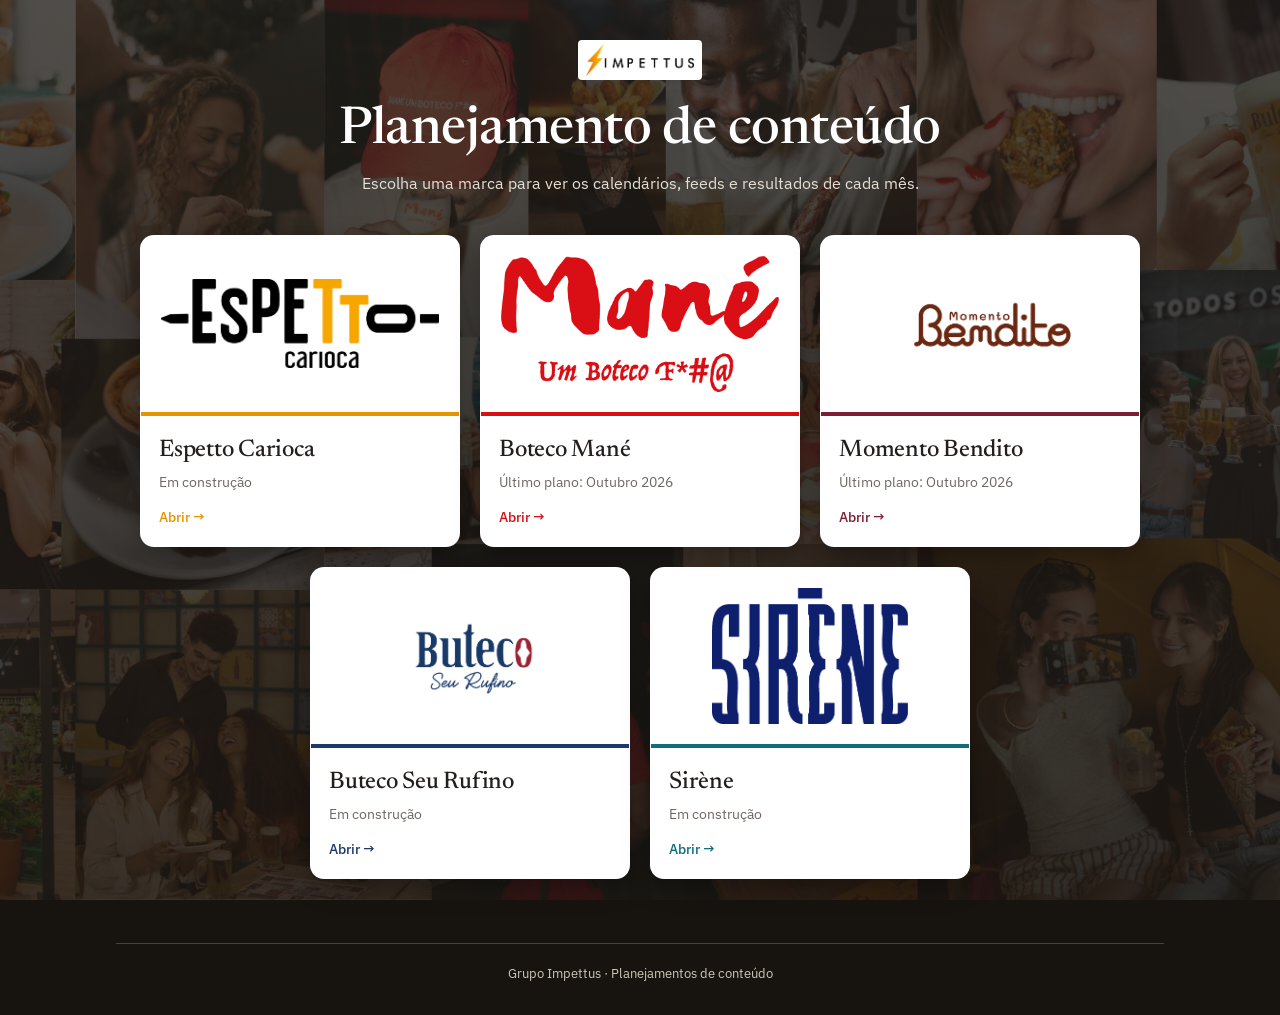
<file: index.html>
<!doctype html>
<html lang="pt-BR">
<head>
<meta charset="utf-8">
<meta name="viewport" content="width=device-width, initial-scale=1">
<title>Planejamento de Conteúdo · Grupo Impettus</title>
<meta name="description" content="Planejamentos mensais de conteúdo das marcas do Grupo Impettus.">
<meta name="robots" content="noindex">
<link rel="preconnect" href="https://fonts.googleapis.com">
<link rel="preconnect" href="https://fonts.gstatic.com" crossorigin>
<link href="https://fonts.googleapis.com/css2?family=IBM+Plex+Sans:wght@400;500&family=Newsreader:ital,wght@0,400;0,500;1,400&display=swap" rel="stylesheet">
<link rel="stylesheet" href="/assets/css/site.css">
</head>
<body class="home">
<div class="wrap">
  <header class="top">
    <img src="/assets/logos/impettus.jpg" alt="Grupo Impettus">
    <h1>Planejamento de conteúdo</h1>
    <p class="lead">Escolha uma marca para ver os calendários, feeds e resultados de cada mês.</p>
  </header>

  <main class="grid">
    <a class="card b-espetto" href="/espetto-carioca/">
      <div class="logo"><img src="/assets/logos/espetto-carioca.jpg" alt="Espetto Carioca"></div>
      <div class="body"><h2>Espetto Carioca</h2><span class="meta">Em construção</span><span class="go">Abrir</span></div>
    </a>
    <a class="card b-mane" href="/mane/">
      <div class="logo"><img src="/assets/logos/mane.jpg" alt="Boteco Mané"></div>
      <div class="body"><h2>Boteco Mané</h2><span class="meta">Último plano: Outubro 2026</span><span class="go">Abrir</span></div>
    </a>
    <a class="card b-bendito" href="/bendito/">
      <div class="logo"><img src="/assets/logos/bendito.png" alt="Momento Bendito"></div>
      <div class="body"><h2>Momento Bendito</h2><span class="meta">Último plano: Outubro 2026</span><span class="go">Abrir</span></div>
    </a>
    <a class="card b-rufino" href="/seu-rufino/">
      <div class="logo"><img src="/assets/logos/seu-rufino.png" alt="Buteco Seu Rufino"></div>
      <div class="body"><h2>Buteco Seu Rufino</h2><span class="meta">Em construção</span><span class="go">Abrir</span></div>
    </a>
    <a class="card b-sirene" href="/sirene/">
      <div class="logo"><img src="/assets/logos/sirene.png" alt="Sirène"></div>
      <div class="body"><h2>Sirène</h2><span class="meta">Em construção</span><span class="go">Abrir</span></div>
    </a>
  </main>
  <footer>Grupo Impettus · Planejamentos de conteúdo</footer>
</div>
</body>
</html>
</file>
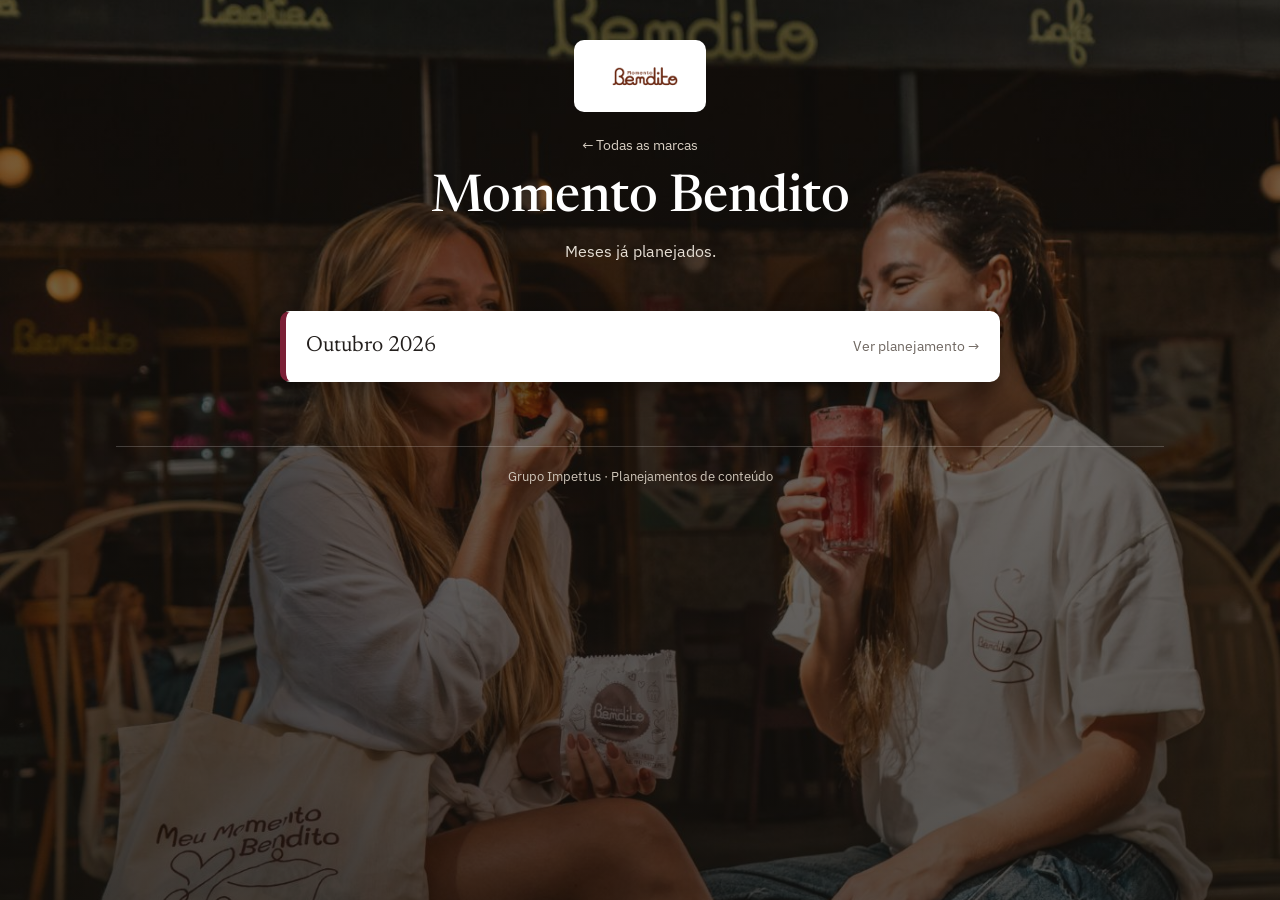
<file: bendito/index.html>
<!doctype html>
<html lang="pt-BR">
<head>
<meta charset="utf-8">
<meta name="viewport" content="width=device-width, initial-scale=1">
<title>Momento Bendito · Grupo Impettus</title>
<meta name="robots" content="noindex">
<link rel="preconnect" href="https://fonts.googleapis.com">
<link rel="preconnect" href="https://fonts.gstatic.com" crossorigin>
<link href="https://fonts.googleapis.com/css2?family=IBM+Plex+Sans:wght@400;500&family=Newsreader:ital,wght@0,400;0,500;1,400&display=swap" rel="stylesheet">
<link rel="stylesheet" href="/assets/css/site.css">
</head>
<body class="b-bendito brand-bg bg-bendito">
<div class="wrap">
  <header class="top">
    <img class="brandlogo" src="/assets/logos/bendito.png" alt="Momento Bendito">
    <a class="crumb" href="/">← Todas as marcas</a>
    <h1>Momento Bendito</h1>
    <p class="lead">Meses já planejados.</p>
  </header>
  <main><ul class="months">
    <li><a href="/bendito/2026-10/">Outubro 2026 <small>Ver planejamento →</small></a></li>
  </ul></main>
  <footer>Grupo Impettus · Planejamentos de conteúdo</footer>
</div>
</body>
</html>
</file>
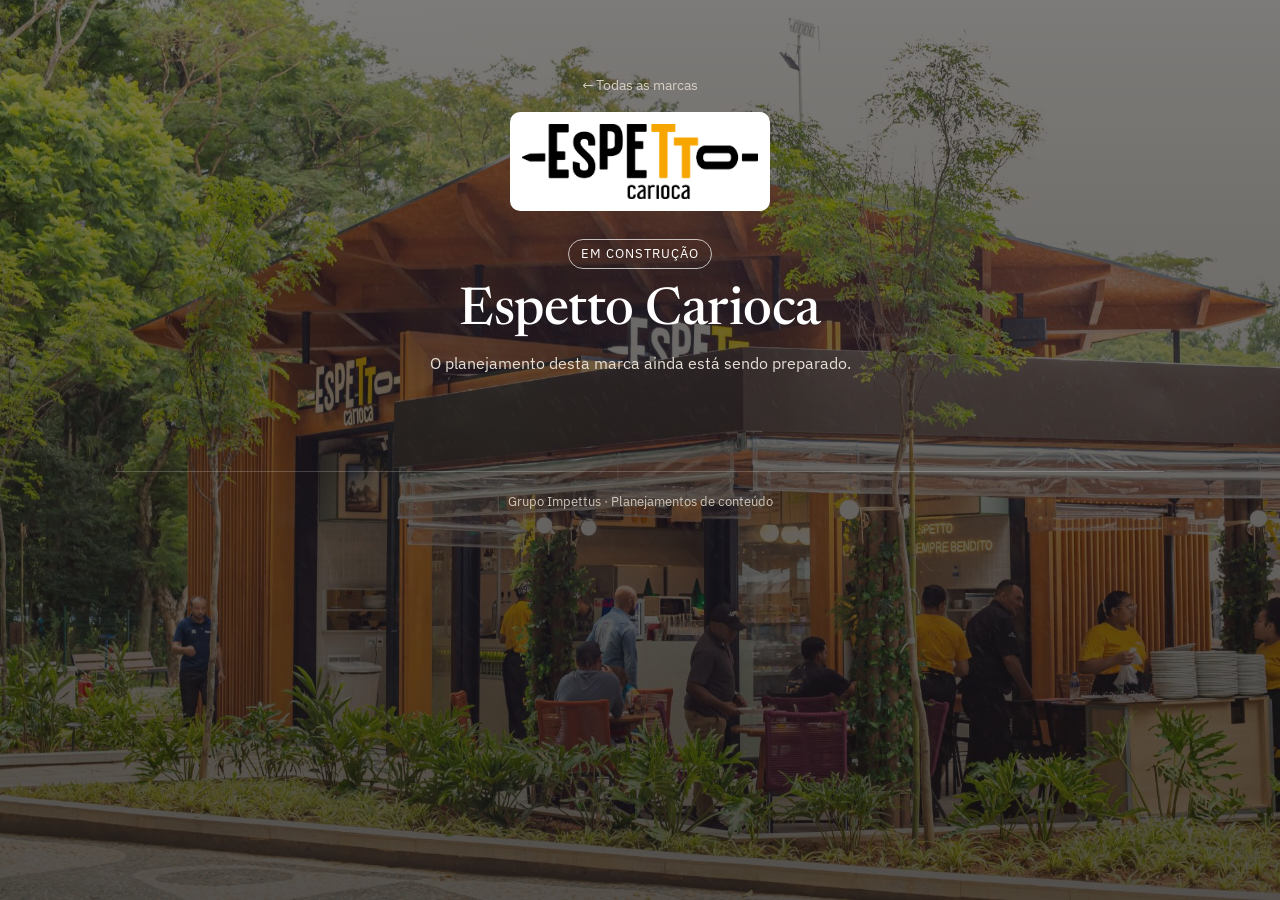
<file: espetto-carioca/index.html>
<!doctype html>
<html lang="pt-BR">
<head>
<meta charset="utf-8">
<meta name="viewport" content="width=device-width, initial-scale=1">
<title>Espetto Carioca · Grupo Impettus</title>
<meta name="robots" content="noindex">
<link rel="preconnect" href="https://fonts.googleapis.com">
<link rel="preconnect" href="https://fonts.gstatic.com" crossorigin>
<link href="https://fonts.googleapis.com/css2?family=IBM+Plex+Sans:wght@400;500&family=Newsreader:ital,wght@0,400;0,500;1,400&display=swap" rel="stylesheet">
<link rel="stylesheet" href="/assets/css/site.css">
</head>
<body class="b-espetto brand-bg bg-espetto-carioca">
<div class="wrap">
  <main class="soon">
    <a class="crumb" href="/">← Todas as marcas</a><br>
    <img class="logo" src="/assets/logos/espetto-carioca.jpg" alt="Espetto Carioca">
    <span class="badge">Em construção</span>
    <h1>Espetto Carioca</h1>
    <p class="lead" style="margin-inline:auto">O planejamento desta marca ainda está sendo preparado.</p>
  </main>
  <footer>Grupo Impettus · Planejamentos de conteúdo</footer>
</div>
</body>
</html>
</file>
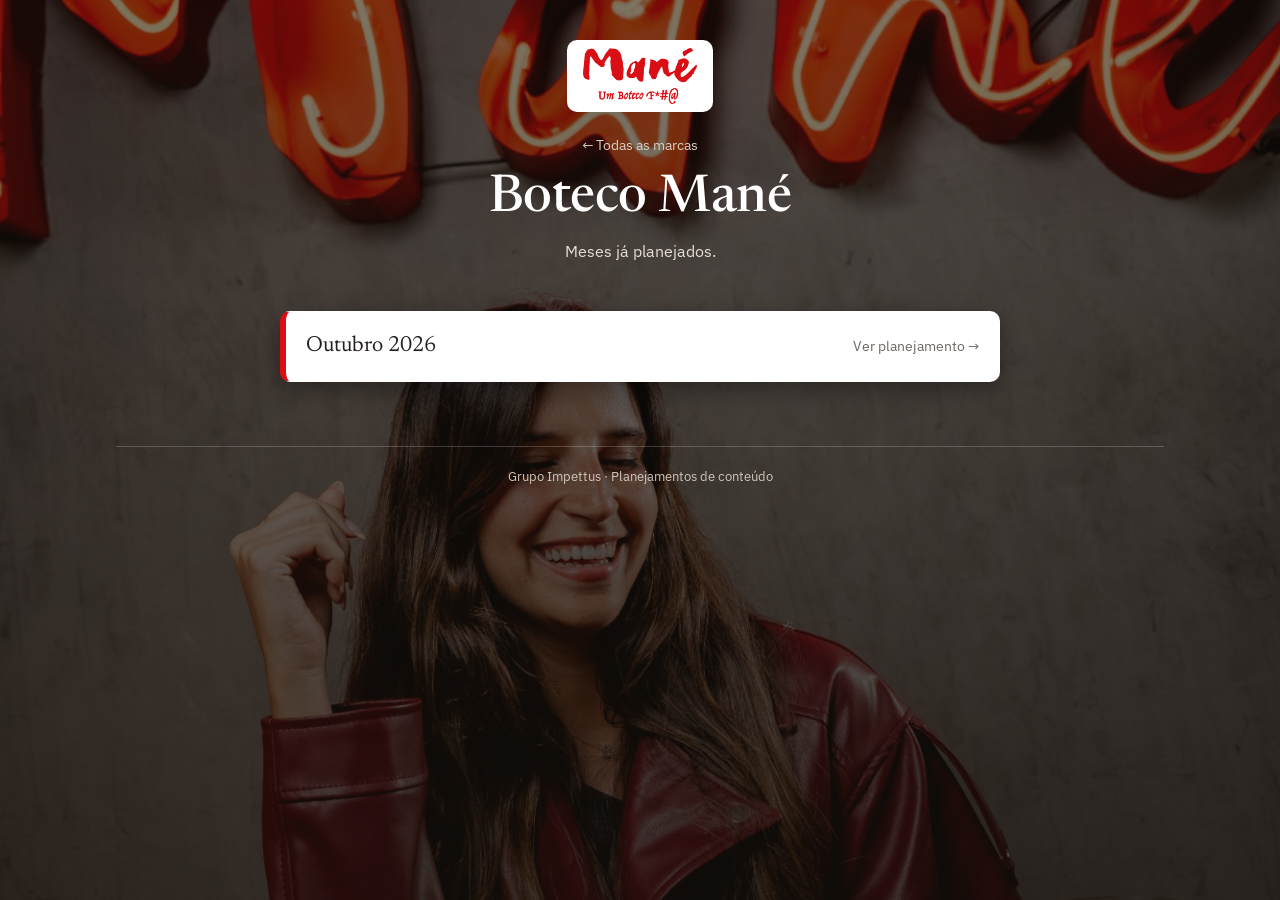
<file: mane/index.html>
<!doctype html>
<html lang="pt-BR">
<head>
<meta charset="utf-8">
<meta name="viewport" content="width=device-width, initial-scale=1">
<title>Boteco Mané · Grupo Impettus</title>
<meta name="robots" content="noindex">
<link rel="preconnect" href="https://fonts.googleapis.com">
<link rel="preconnect" href="https://fonts.gstatic.com" crossorigin>
<link href="https://fonts.googleapis.com/css2?family=IBM+Plex+Sans:wght@400;500&family=Newsreader:ital,wght@0,400;0,500;1,400&display=swap" rel="stylesheet">
<link rel="stylesheet" href="/assets/css/site.css">
</head>
<body class="b-mane brand-bg bg-mane">
<div class="wrap">
  <header class="top">
    <img class="brandlogo" src="/assets/logos/mane.jpg" alt="Boteco Mané">
    <a class="crumb" href="/">← Todas as marcas</a>
    <h1>Boteco Mané</h1>
    <p class="lead">Meses já planejados.</p>
  </header>
  <main><ul class="months">
    <li><a href="/mane/2026-10/">Outubro 2026 <small>Ver planejamento →</small></a></li>
  </ul></main>
  <footer>Grupo Impettus · Planejamentos de conteúdo</footer>
</div>
</body>
</html>
</file>
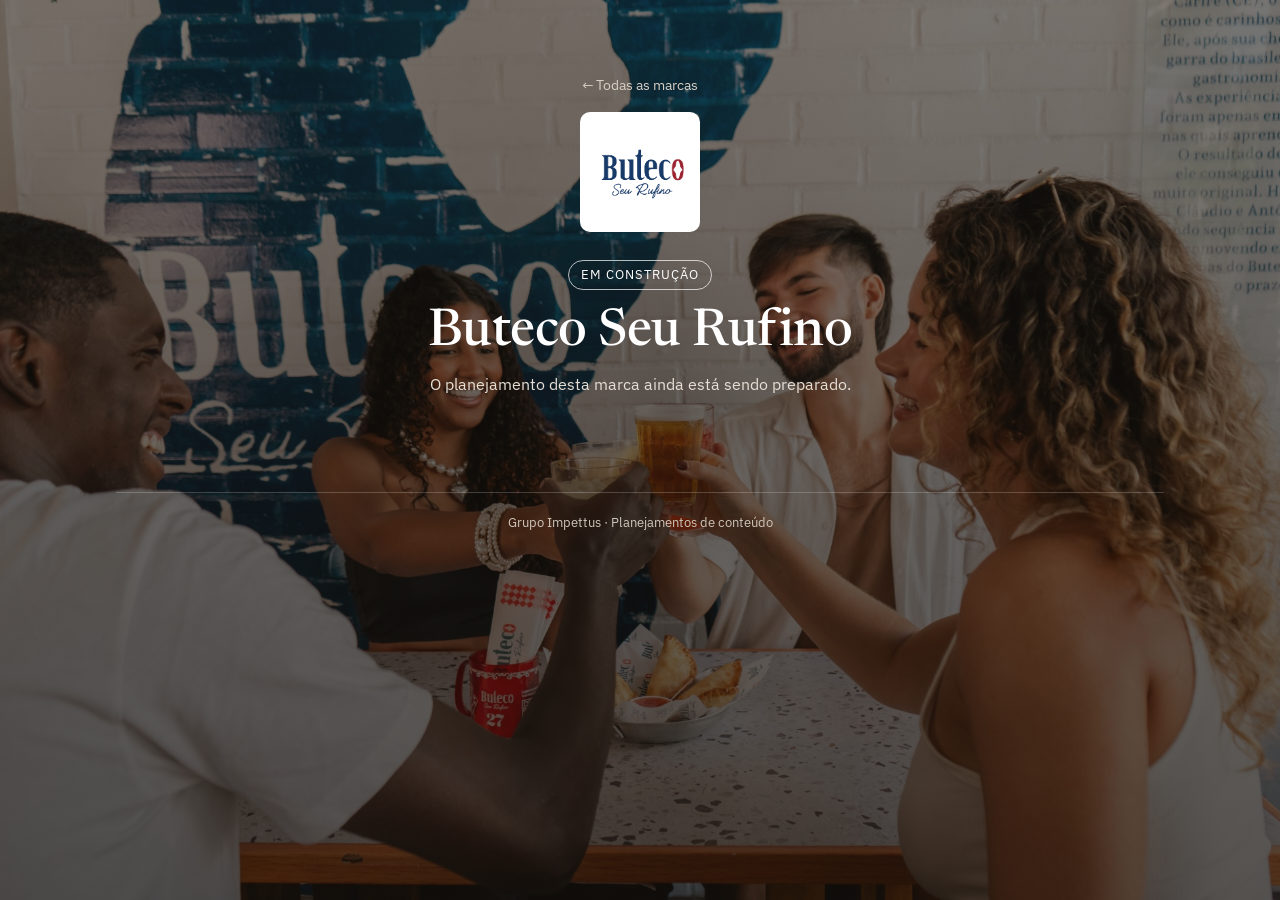
<file: seu-rufino/index.html>
<!doctype html>
<html lang="pt-BR">
<head>
<meta charset="utf-8">
<meta name="viewport" content="width=device-width, initial-scale=1">
<title>Buteco Seu Rufino · Grupo Impettus</title>
<meta name="robots" content="noindex">
<link rel="preconnect" href="https://fonts.googleapis.com">
<link rel="preconnect" href="https://fonts.gstatic.com" crossorigin>
<link href="https://fonts.googleapis.com/css2?family=IBM+Plex+Sans:wght@400;500&family=Newsreader:ital,wght@0,400;0,500;1,400&display=swap" rel="stylesheet">
<link rel="stylesheet" href="/assets/css/site.css">
</head>
<body class="b-rufino brand-bg bg-seu-rufino">
<div class="wrap">
  <main class="soon">
    <a class="crumb" href="/">← Todas as marcas</a><br>
    <img class="logo" src="/assets/logos/seu-rufino.png" alt="Buteco Seu Rufino">
    <span class="badge">Em construção</span>
    <h1>Buteco Seu Rufino</h1>
    <p class="lead" style="margin-inline:auto">O planejamento desta marca ainda está sendo preparado.</p>
  </main>
  <footer>Grupo Impettus · Planejamentos de conteúdo</footer>
</div>
</body>
</html>
</file>
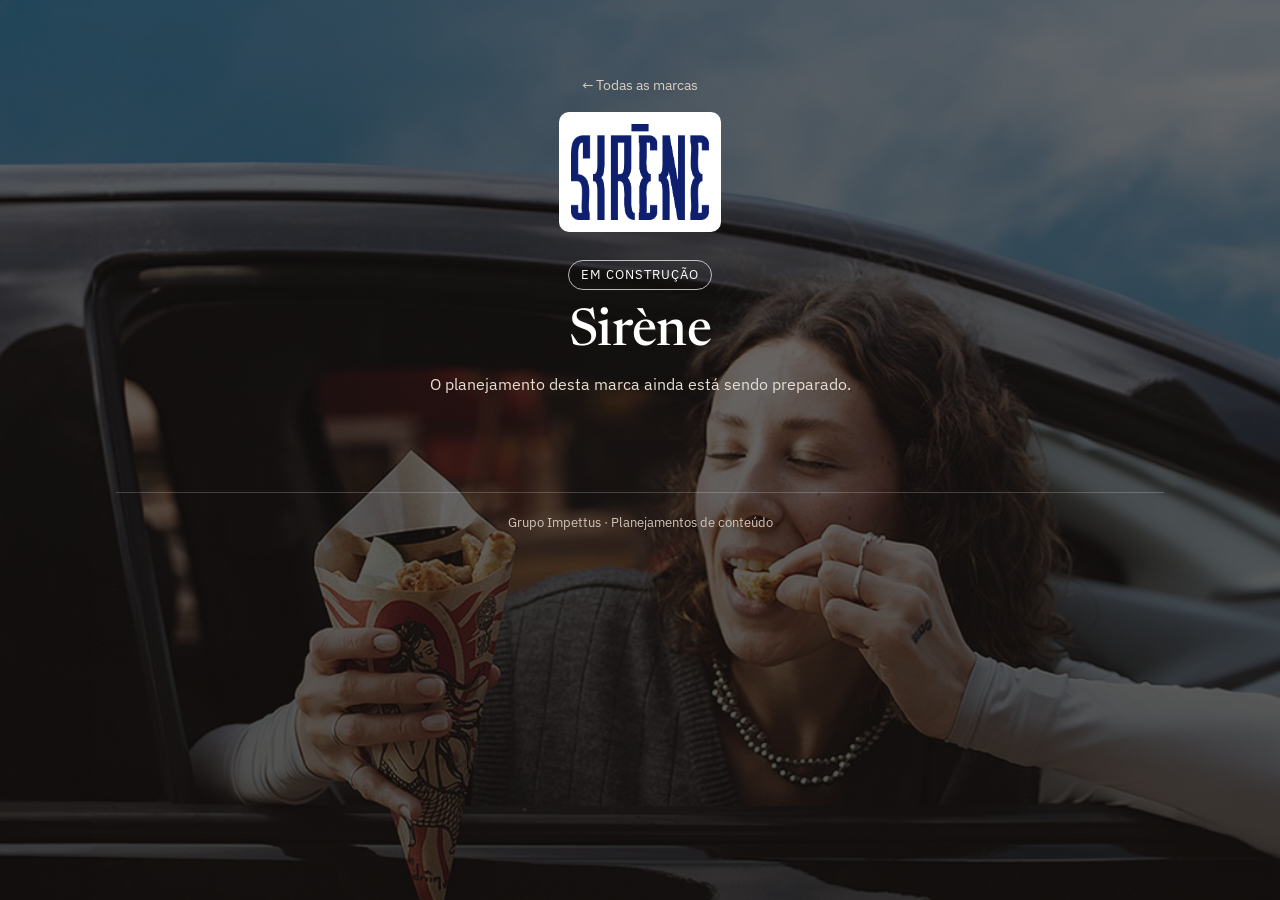
<file: sirene/index.html>
<!doctype html>
<html lang="pt-BR">
<head>
<meta charset="utf-8">
<meta name="viewport" content="width=device-width, initial-scale=1">
<title>Sirène · Grupo Impettus</title>
<meta name="robots" content="noindex">
<link rel="preconnect" href="https://fonts.googleapis.com">
<link rel="preconnect" href="https://fonts.gstatic.com" crossorigin>
<link href="https://fonts.googleapis.com/css2?family=IBM+Plex+Sans:wght@400;500&family=Newsreader:ital,wght@0,400;0,500;1,400&display=swap" rel="stylesheet">
<link rel="stylesheet" href="/assets/css/site.css">
</head>
<body class="b-sirene brand-bg bg-sirene">
<div class="wrap">
  <main class="soon">
    <a class="crumb" href="/">← Todas as marcas</a><br>
    <img class="logo" src="/assets/logos/sirene.png" alt="Sirène">
    <span class="badge">Em construção</span>
    <h1>Sirène</h1>
    <p class="lead" style="margin-inline:auto">O planejamento desta marca ainda está sendo preparado.</p>
  </main>
  <footer>Grupo Impettus · Planejamentos de conteúdo</footer>
</div>
</body>
</html>
</file>
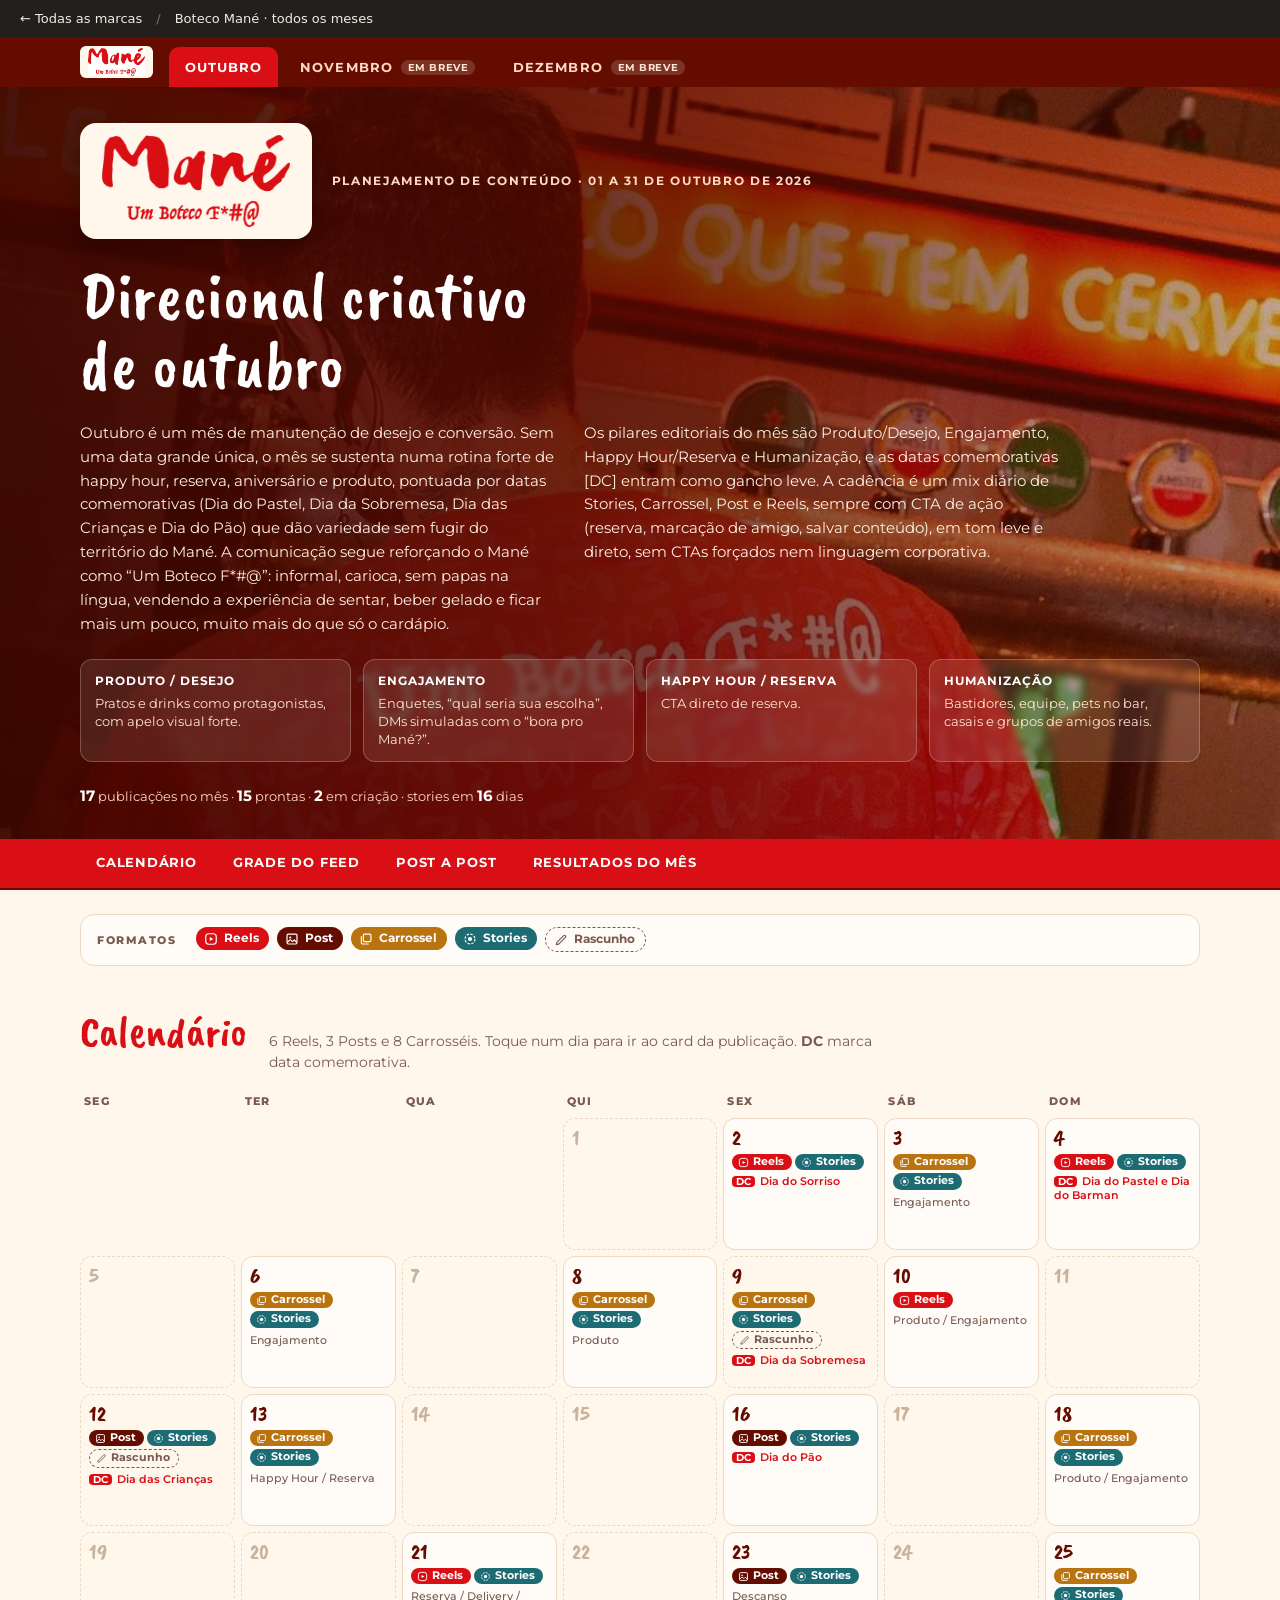
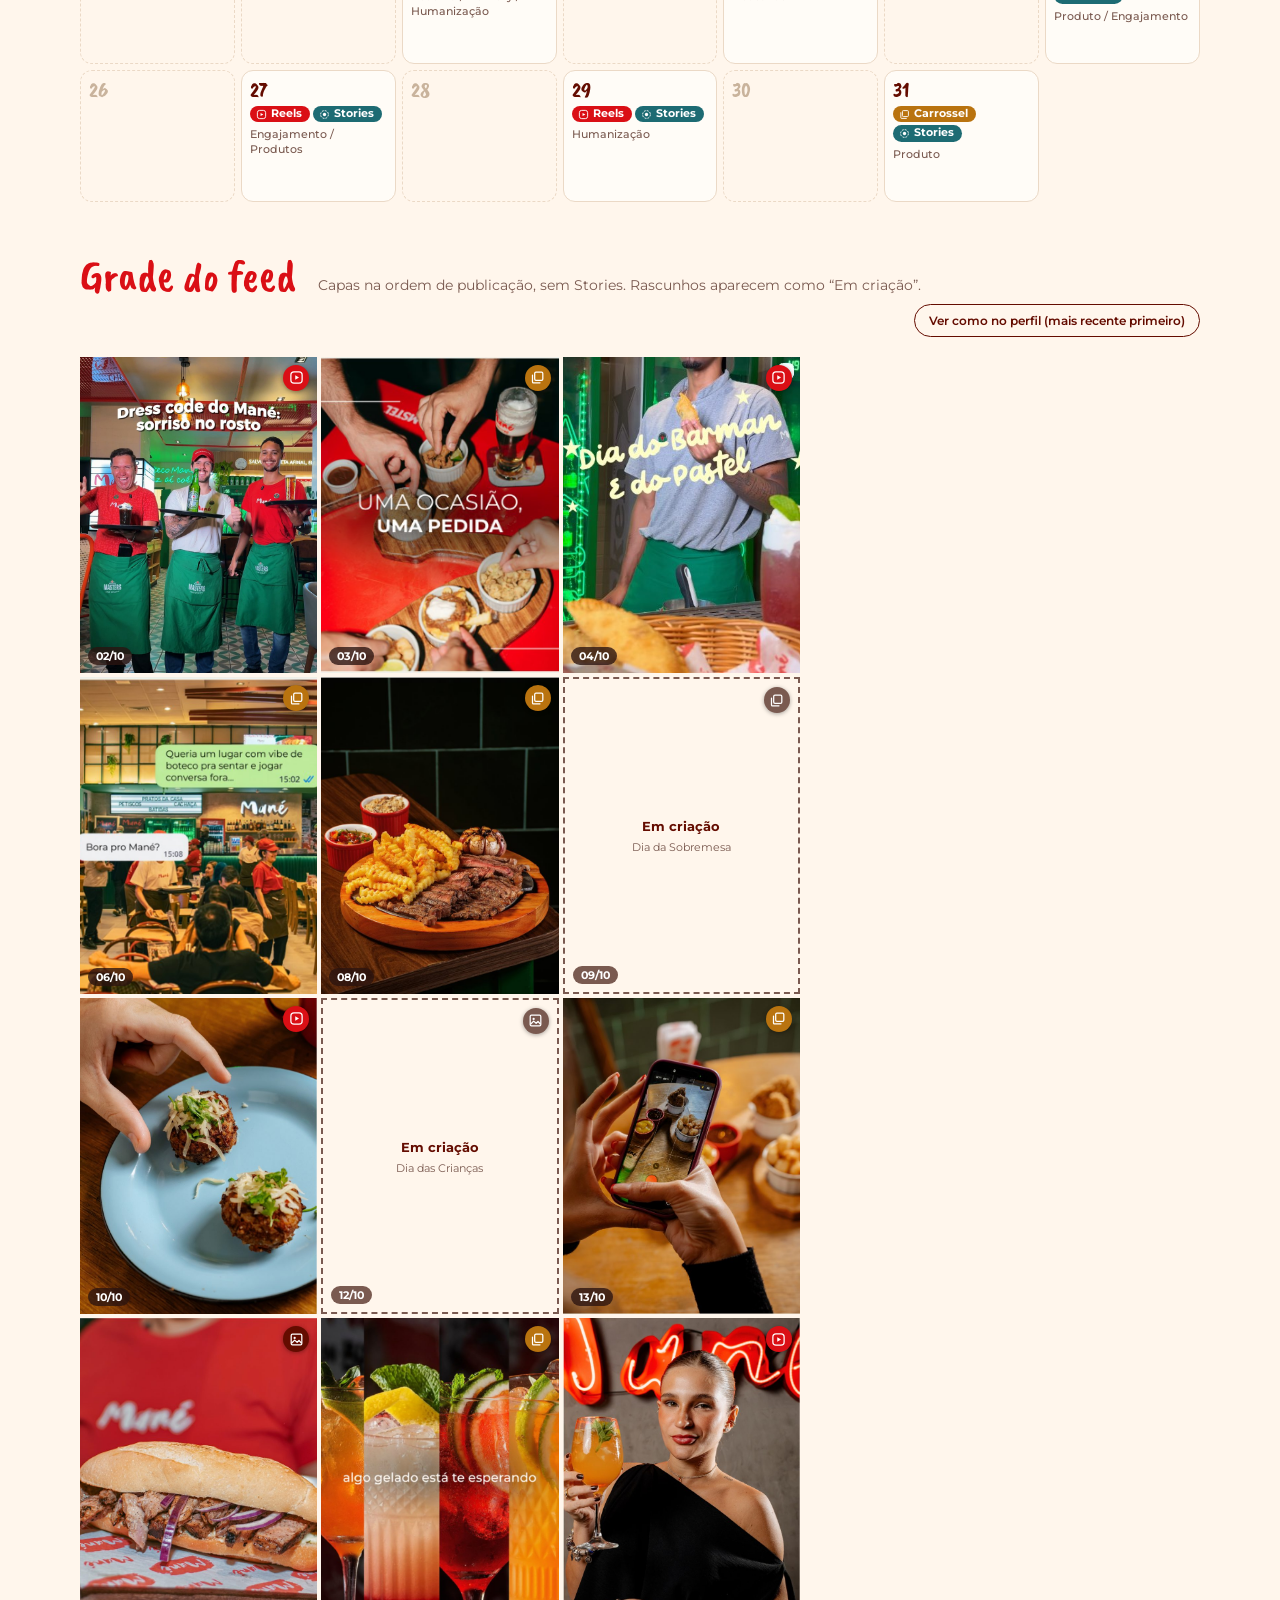
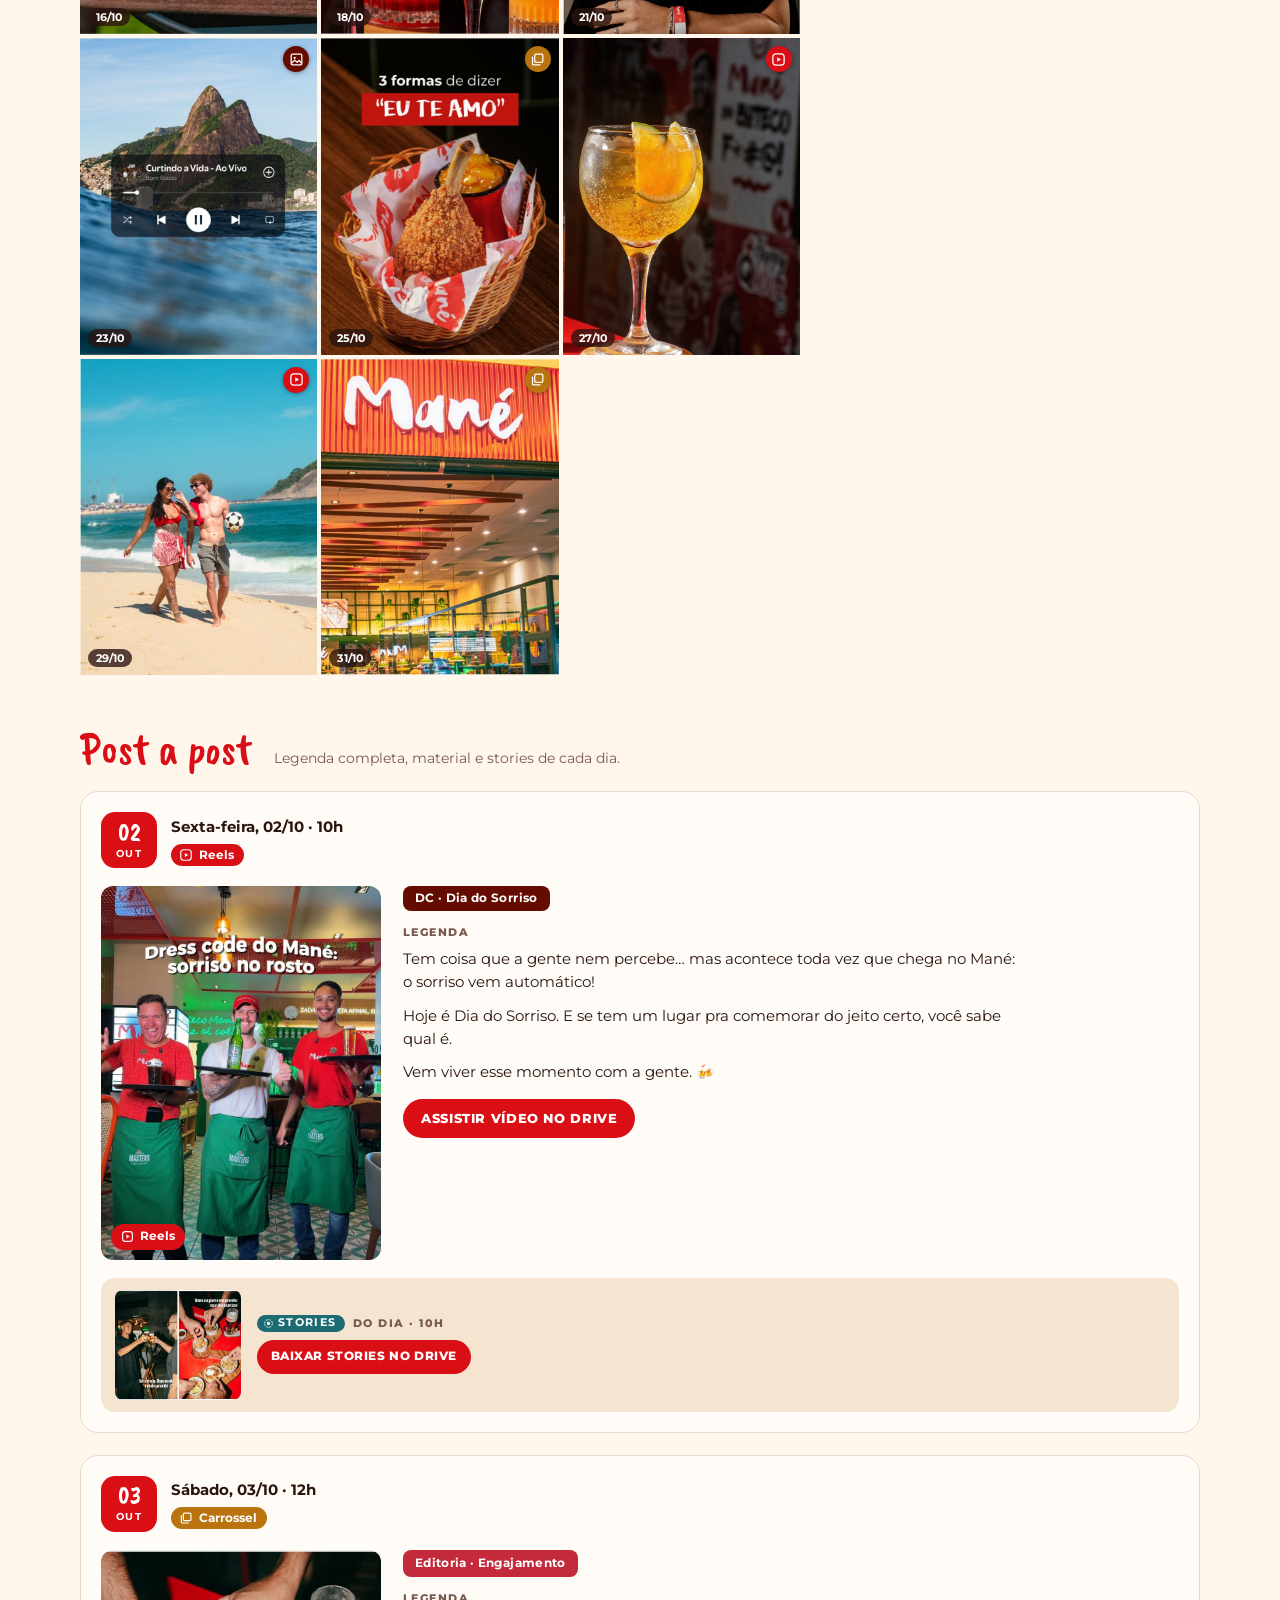
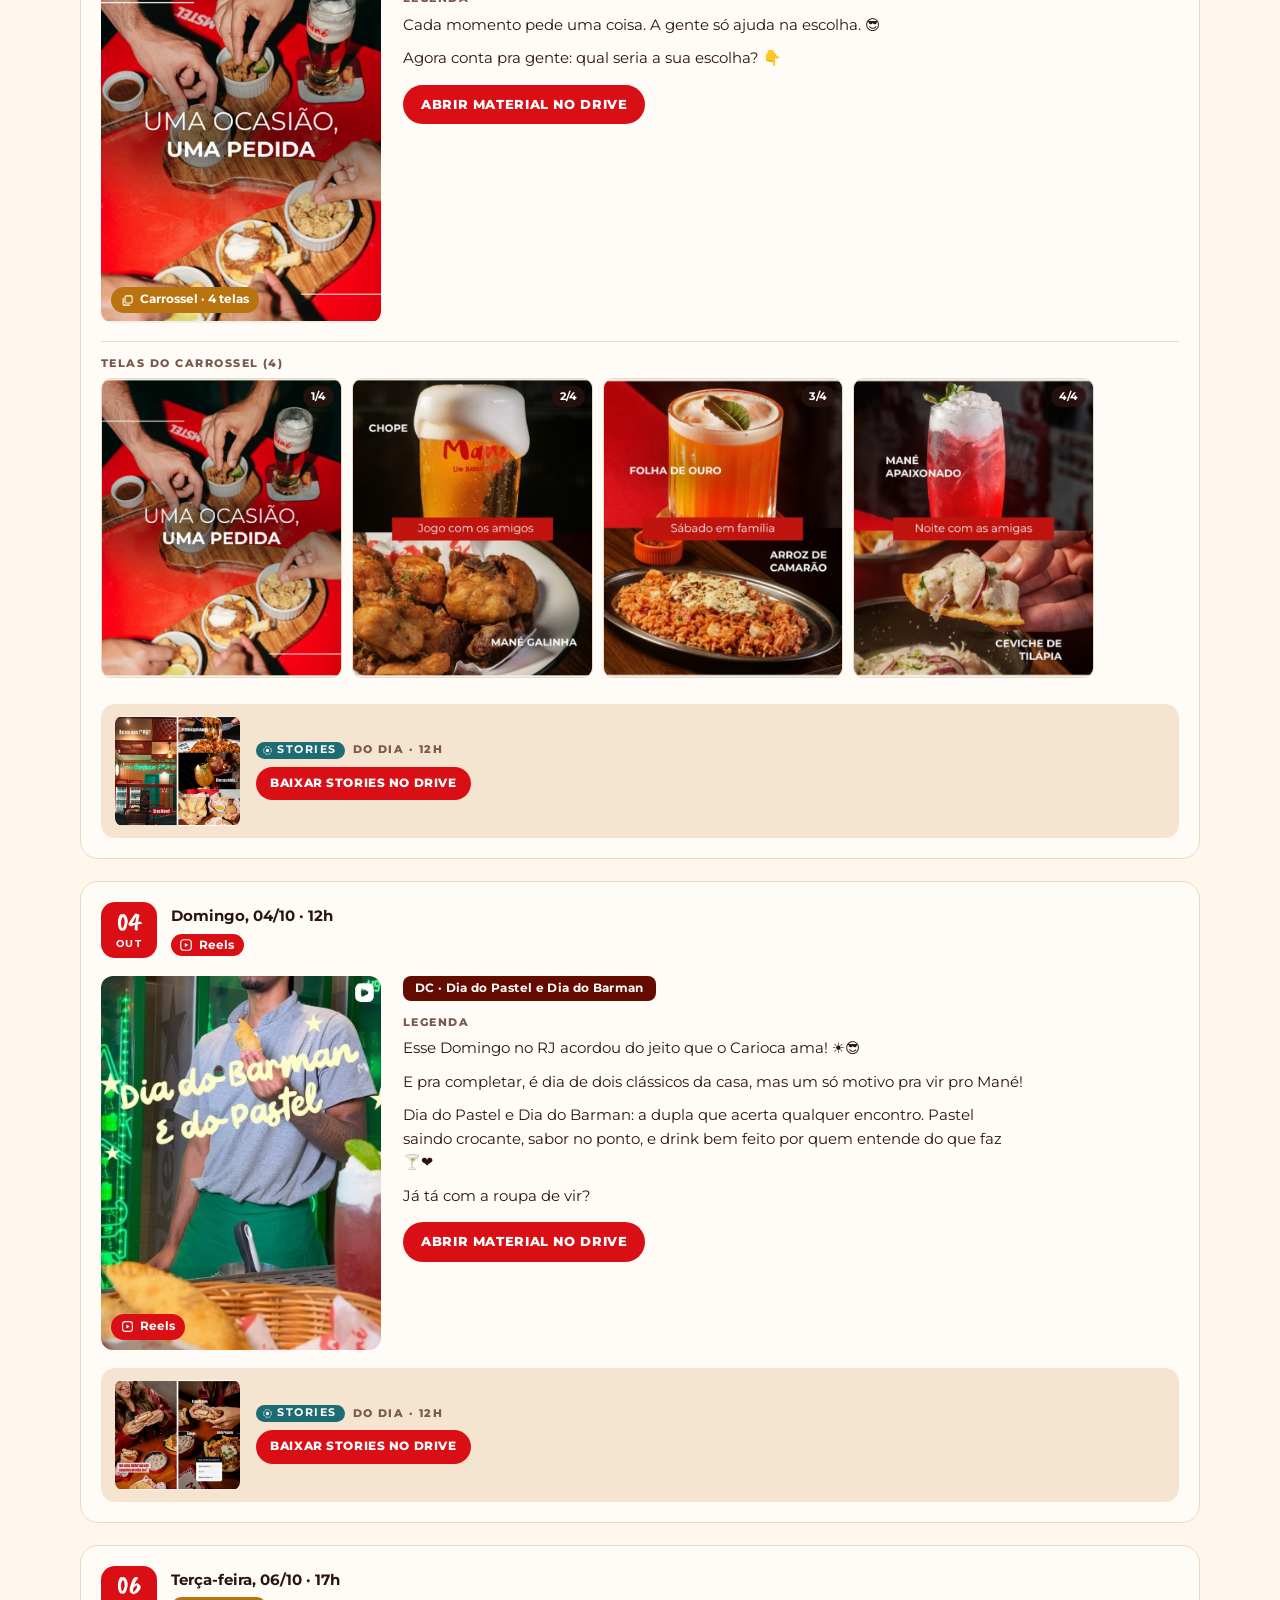
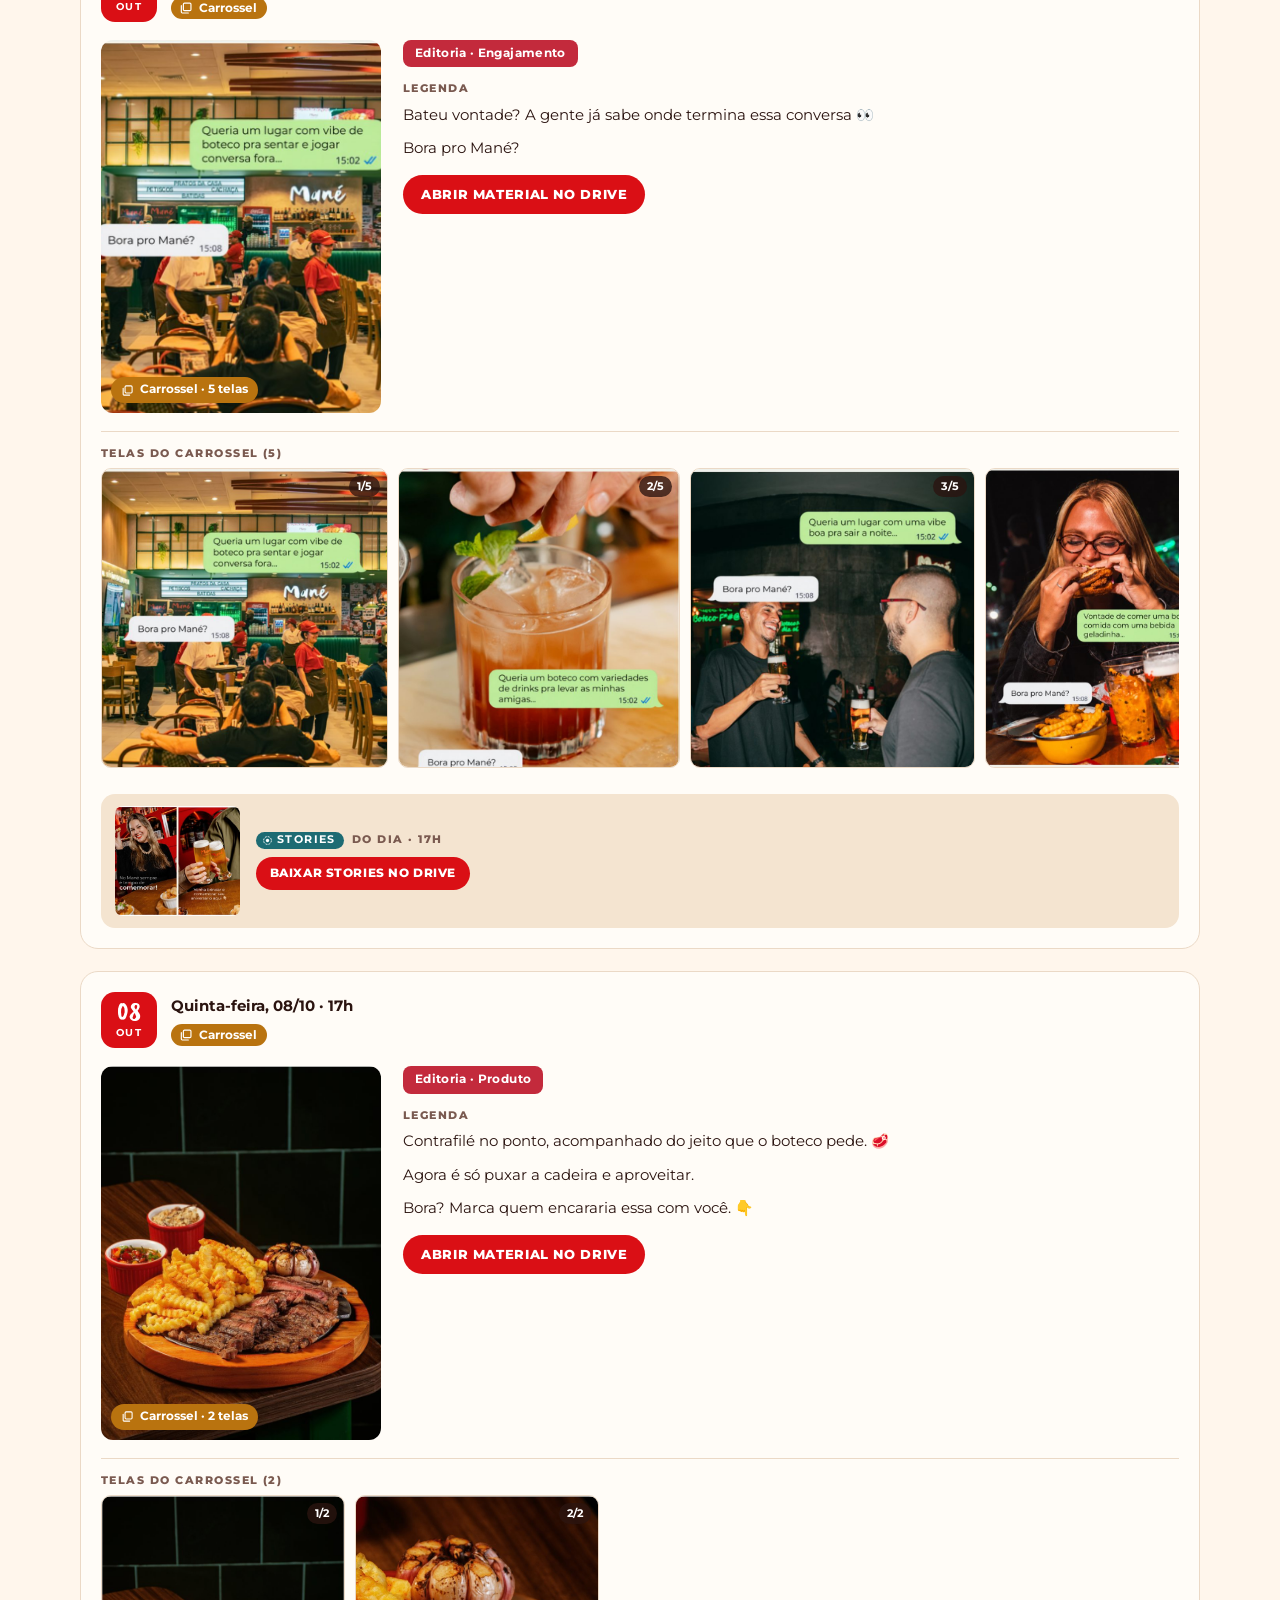
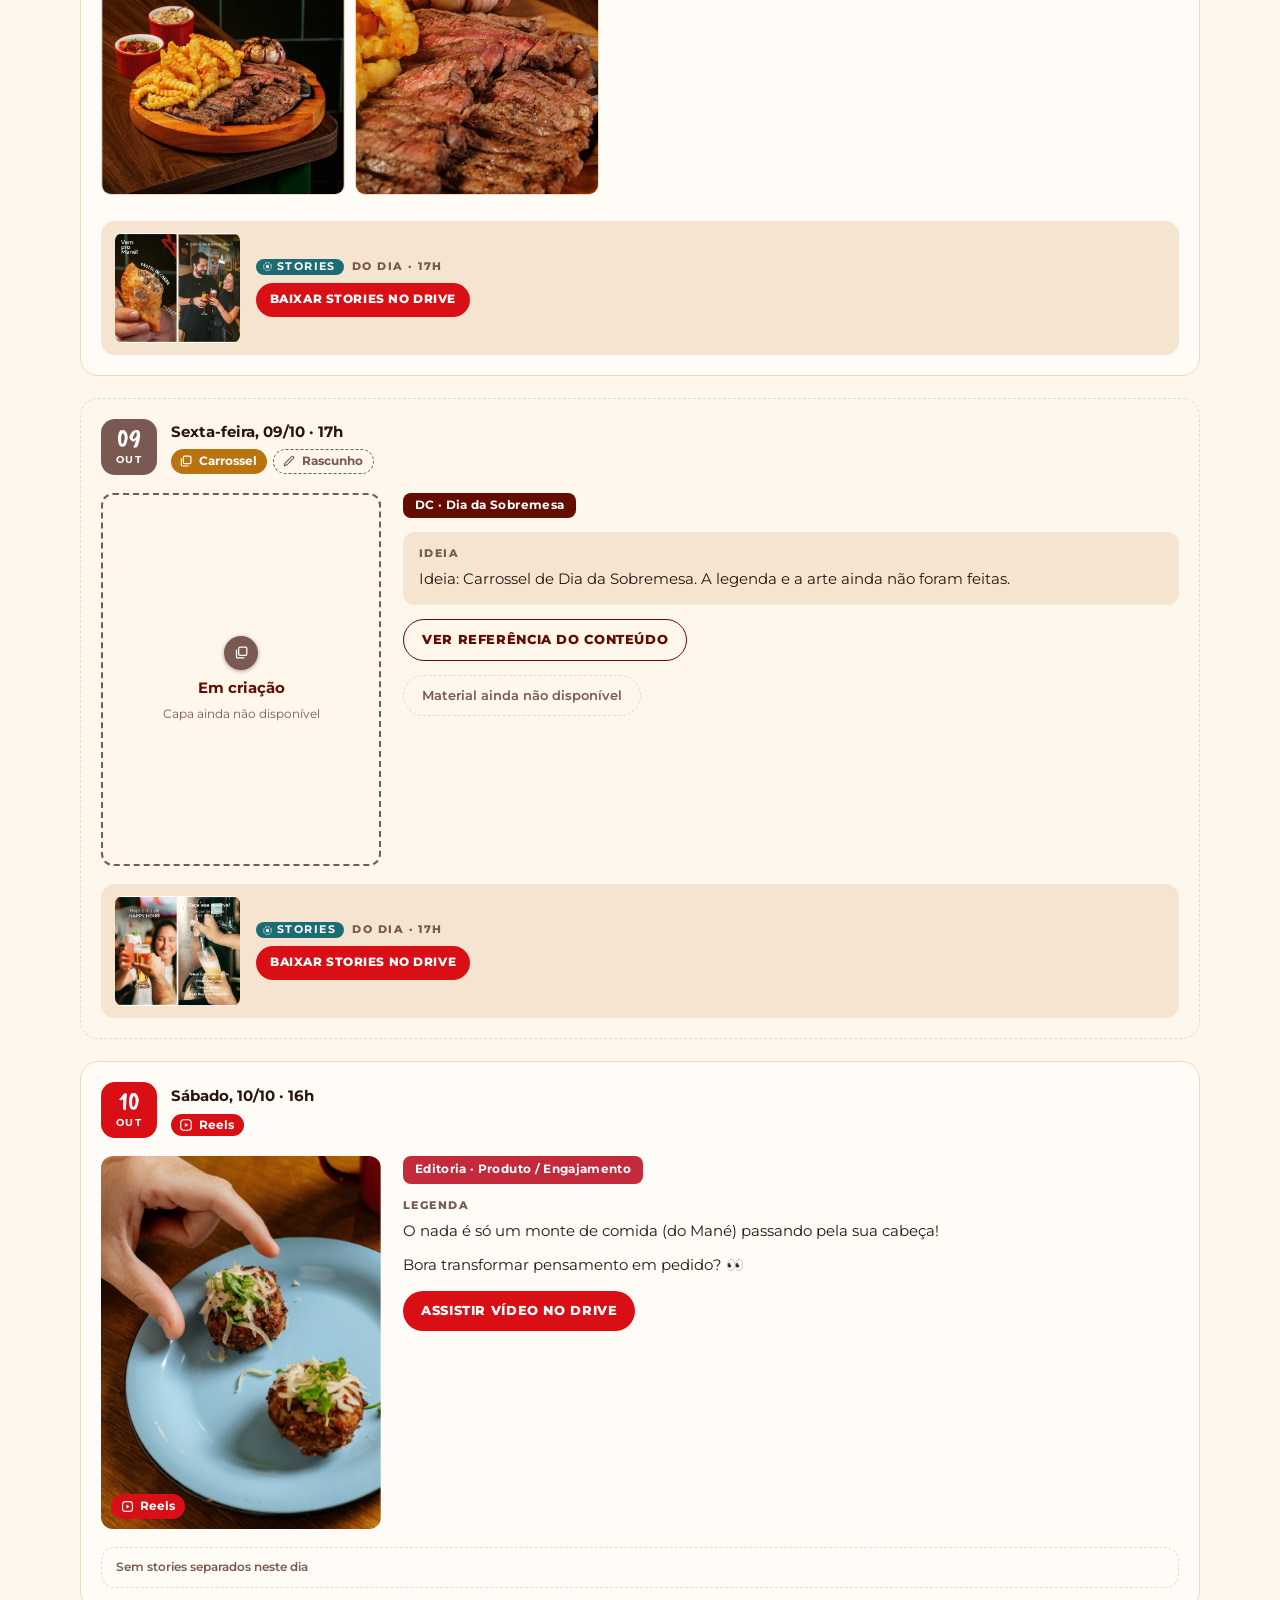
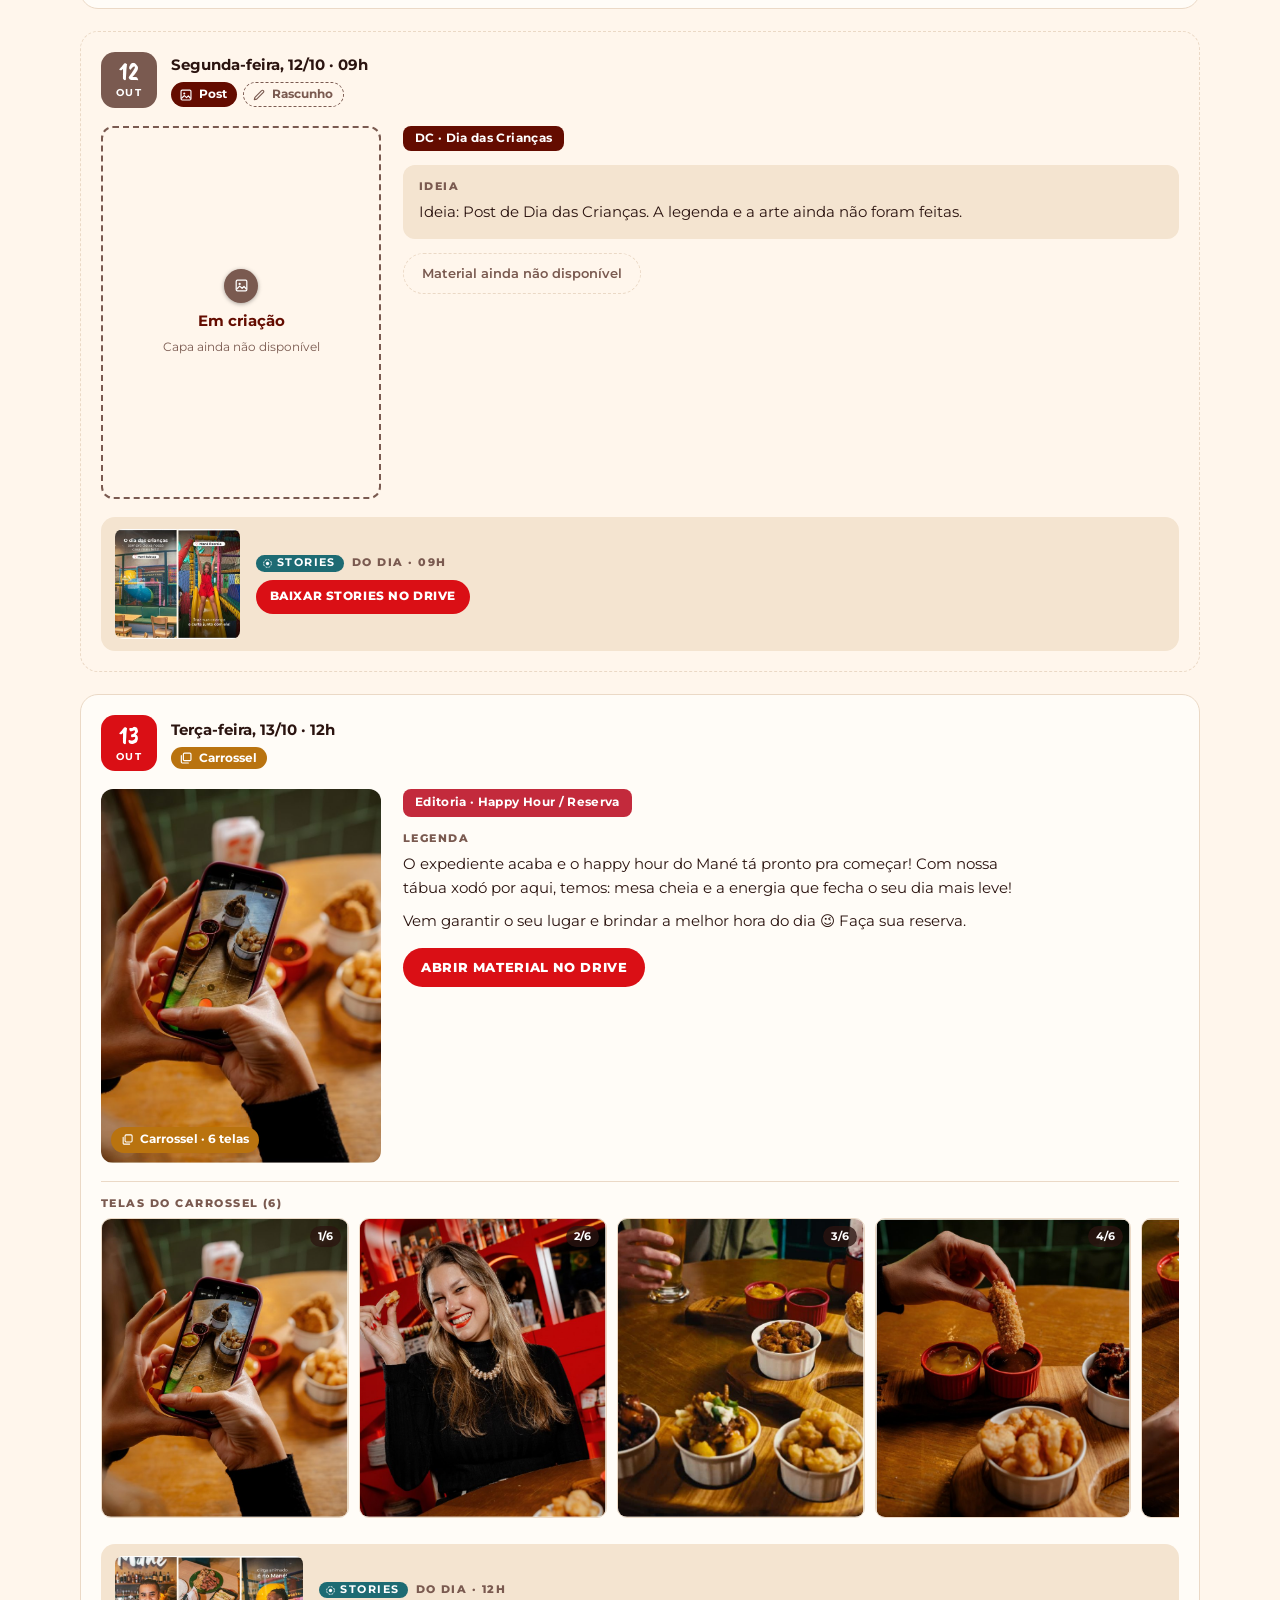
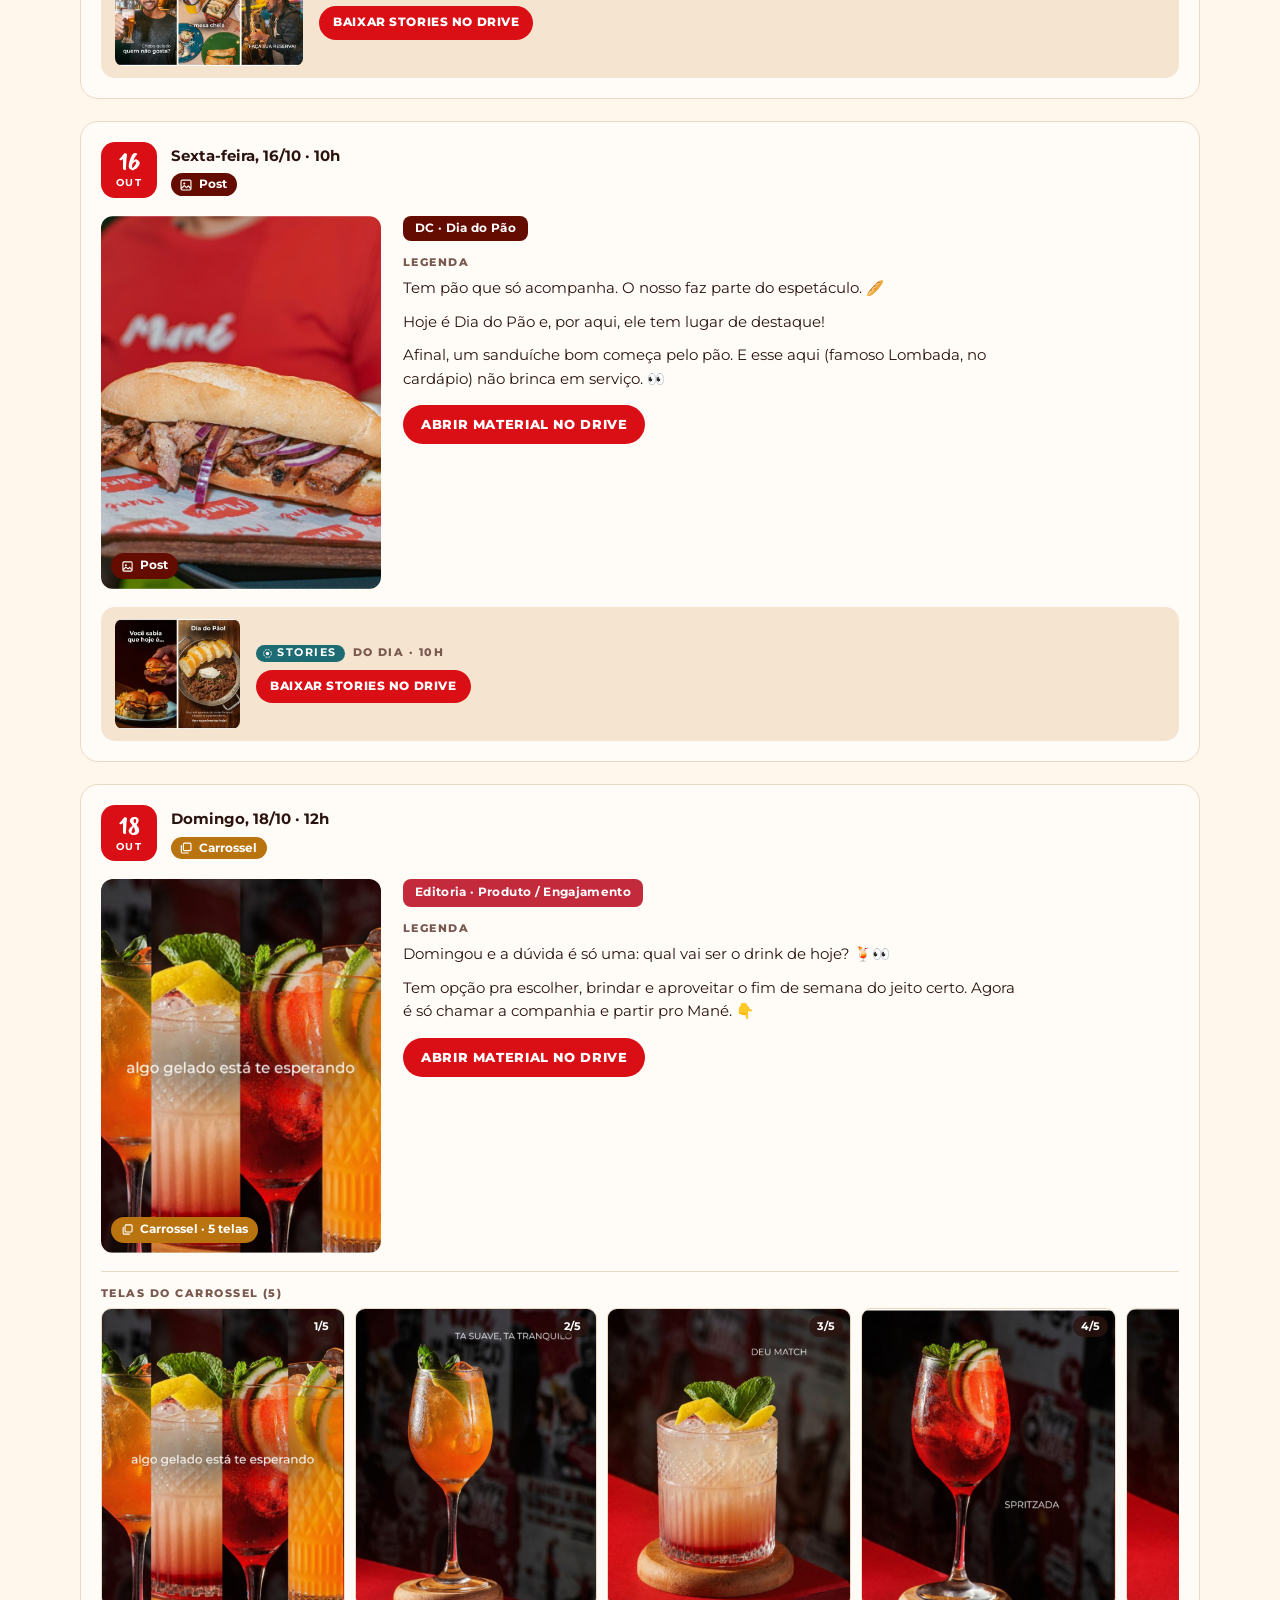
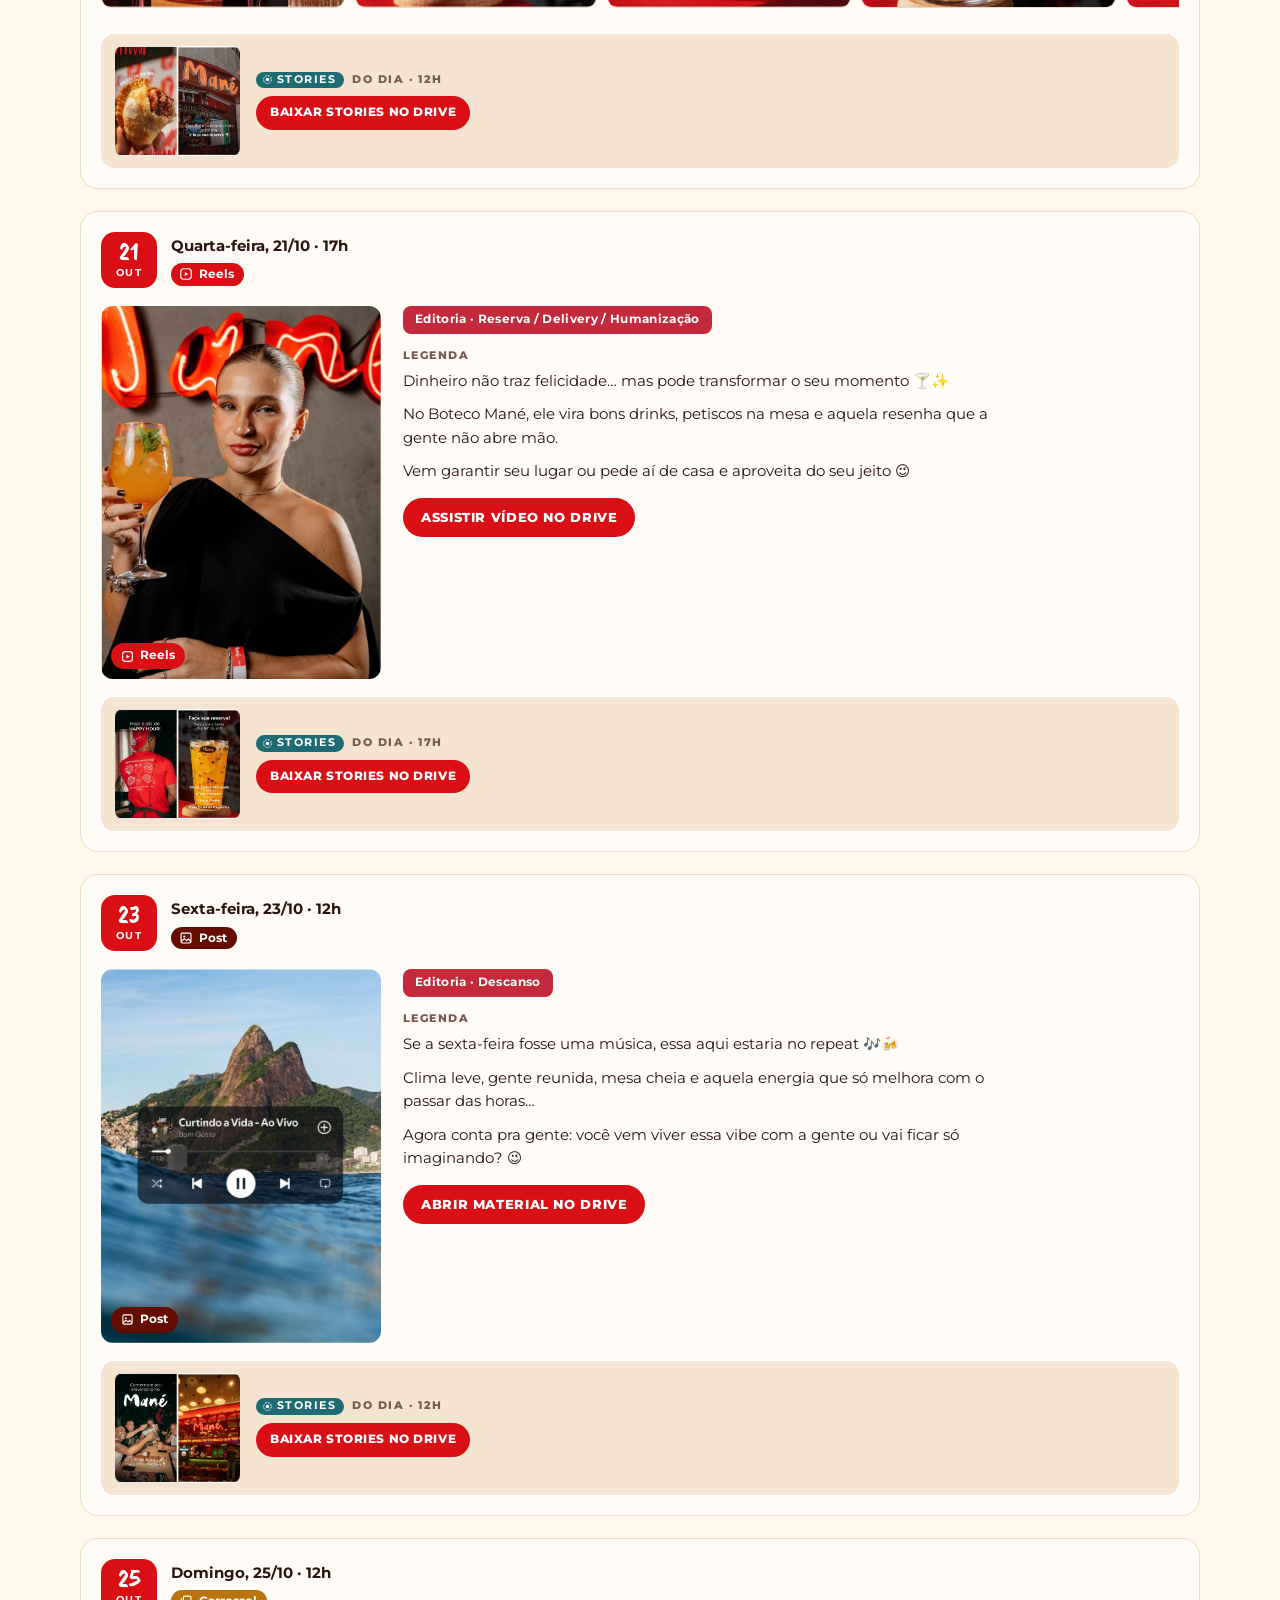
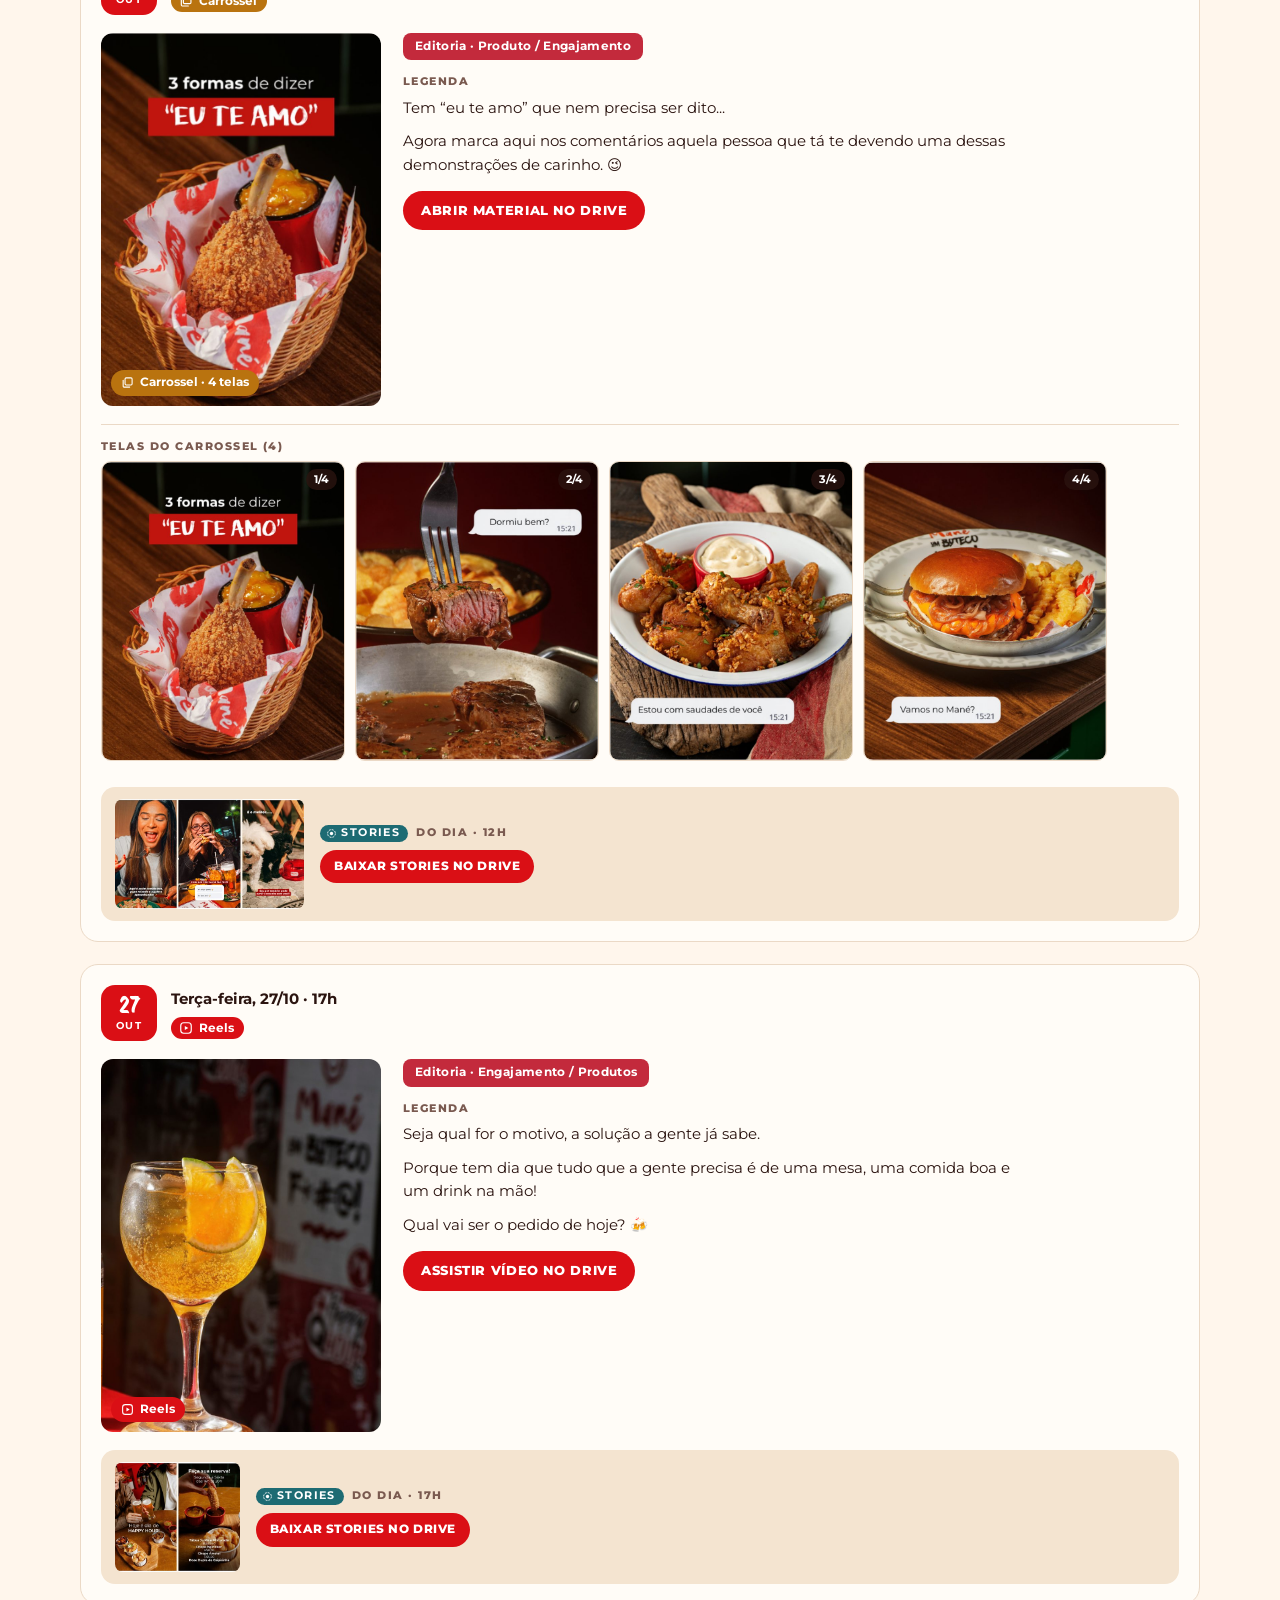
<file: mane/2026-10/index.html>
<!doctype html><html><head><meta charset=utf8><meta name=robots content=noindex><meta name=viewport content="width=device-width,initial-scale=1,viewport-fit=cover"><style>:root{color-scheme:light;box-sizing:border-box;padding-top:env(safe-area-inset-top,0px);padding-bottom:env(safe-area-inset-bottom,0px)}html{scroll-padding-top:env(safe-area-inset-top,0px)}body{margin:0;padding:0;font:14px -apple-system,BlinkMacSystemFont,sans-serif;background:#faf9f5;color:#141413}img{max-width:100%}[hidden]:not([hidden=until-found i]){display:none!important}</style><style>
/* Transição suave entre páginas (View Transitions entre documentos).
   Chrome, Edge e Safari recentes animam; navegadores sem suporte fazem só um fade-in. */
@view-transition { navigation: auto; }
::view-transition-old(root), ::view-transition-new(root) { animation-duration: .4s; animation-timing-function: ease; }
@supports not (view-transition-name: none) {
  body { animation: pagein .4s ease both; }
  @keyframes pagein { from { opacity: 0; } }
}
@media (prefers-reduced-motion: reduce) {
  @view-transition { navigation: none; }
  body { animation: none !important; }
}</style>
</head><body>
<nav style="background:#231f1d;color:#f1ebe2;font:500 13px/1 'IBM Plex Sans',system-ui,sans-serif;padding:12px 20px;display:flex;gap:14px;flex-wrap:wrap"><a href="/" style="color:inherit;text-decoration:none">&larr; Todas as marcas</a><span style="opacity:.4">/</span><a href="/mane/" style="color:inherit;text-decoration:none">Boteco Mané &middot; todos os meses</a></nav>
<title>Mané Outubro</title>
<link rel="stylesheet" href="https://fonts.googleapis.com/css2?family=Caveat+Brush&family=Montserrat:wght@400;500;600;700;800&display=swap">
<style>
:root{
  --cream:#FFF6EC; --paper:#FFFCF7; --line:#EBD9C6; --ink:#2B1410; --mute:#7A5A50;
  --red:#DA0F15; --crimson:#C32A3C; --maroon:#640C00; --sand:#F4E4D0;
  --reels:#DA0F15; --post:#640C00; --car:#B9730F; --story:#1D6B73; --rasc:#7A5A50;
  --display:'Caveat Brush','Permanent Marker',cursive; --body:'Montserrat',system-ui,-apple-system,'Segoe UI',sans-serif;
  color-scheme:light;
}
*{box-sizing:border-box}
html{scroll-behavior:smooth;scroll-padding-top:112px}
body{background:var(--cream);color:var(--ink);font:400 15px/1.55 var(--body);-webkit-font-smoothing:antialiased}
img{display:block;max-width:100%}
a{color:inherit}
.wrap{width:100%;max-width:1160px;margin-inline:auto;padding-inline:20px}
/* hero */
.hero{position:relative;color:#fff;background:var(--maroon);overflow:hidden;isolation:isolate}
.hero-bg{position:absolute;inset:0;width:100%;height:100%;object-fit:cover;object-position:70% 30%;z-index:-2}
.hero-shade{position:absolute;inset:0;z-index:-1;background:linear-gradient(90deg,rgba(60,6,0,.94) 0%,rgba(80,8,0,.82) 45%,rgba(100,12,0,.35) 100%)}
.hero-in{padding-block:36px 32px;display:flex;flex-direction:column;gap:22px}
.hero-top{display:flex;align-items:center;gap:20px;flex-wrap:wrap}
.logo-card{background:var(--cream);border-radius:16px;padding:12px 22px;box-shadow:0 8px 26px rgba(0,0,0,.28)}
.logo-card img{height:92px;width:auto;mix-blend-mode:multiply}
.eyebrow{margin:0;font-size:12px;font-weight:700;letter-spacing:.14em;text-transform:uppercase;color:#FFD9C4}
h1{margin:0;font:400 clamp(38px,6.4vw,68px)/1.02 var(--display);letter-spacing:.01em;text-wrap:balance}
.hero-txt{display:grid;grid-template-columns:1fr 1fr;gap:28px;max-width:980px}
.hero-txt p{margin:0;font-size:14.5px;line-height:1.65;color:#FFF0E4;max-width:65ch}
.pillars{list-style:none;margin:0;padding:0;display:grid;grid-template-columns:repeat(4,1fr);gap:12px}
.pillars li{background:rgba(255,246,236,.1);border:1px solid rgba(255,246,236,.24);border-radius:12px;padding:12px 14px;display:flex;flex-direction:column;gap:4px;backdrop-filter:blur(3px)}
.pillars b{font-size:12px;letter-spacing:.08em;text-transform:uppercase;color:#fff}
.pillars span{font-size:12.5px;line-height:1.45;color:#FFE6D3}
.hero-count{margin:0;font-size:13px;color:#FFD9C4}
.hero-count b{color:#fff;font-size:15px}
/* nav */
.nav{position:sticky;top:calc(env(safe-area-inset-top,0px) + 50px);z-index:20;background:var(--red);box-shadow:0 2px 0 var(--maroon)}
.nav-in{display:flex;gap:4px;overflow-x:auto;scrollbar-width:none}
.nav a{padding:13px 16px;color:#fff;text-decoration:none;font-size:13px;font-weight:700;letter-spacing:.06em;text-transform:uppercase;white-space:nowrap;border-bottom:3px solid transparent}
.nav a:hover,.nav a:focus-visible{border-bottom-color:#fff;outline:none}
/* sections */
.sec{padding-block:44px 8px}
.sec-h{display:flex;flex-wrap:wrap;align-items:baseline;gap:6px 22px;margin-bottom:20px}
.sec-h h2{margin:0;font:400 clamp(30px,4.4vw,44px)/1 var(--display);color:var(--red)}
.sec-h p{margin:0;color:var(--mute);font-size:13.5px;max-width:70ch}
.tog{margin-left:auto;font:600 12px var(--body);padding:8px 14px;border-radius:999px;border:1.5px solid var(--maroon);background:transparent;color:var(--maroon);cursor:pointer}
.tog:hover,.tog:focus-visible{background:var(--maroon);color:#fff;outline:none}
/* legend */
.legend{display:flex;align-items:center;gap:14px 20px;flex-wrap:wrap;margin-top:26px;padding:12px 16px;background:var(--paper);border:1px solid var(--line);border-radius:14px}
.lg-t{font-size:11px;font-weight:800;letter-spacing:.14em;text-transform:uppercase;color:var(--mute)}
.legend ul{list-style:none;margin:0;padding:0;display:flex;flex-wrap:wrap;gap:8px}
/* chips */
.chip{display:inline-flex;align-items:center;gap:6px;padding:4px 10px 4px 8px;border-radius:999px;font-size:12px;font-weight:700;color:#fff;line-height:1.2}
.chip svg{width:14px;height:14px;flex:none}
.chip.sm{font-size:10.5px;padding:2px 8px 2px 6px;gap:4px}
.chip.sm svg{width:11px;height:11px}
.f-reels{background:var(--reels);color:#fff}.f-post{background:var(--post);color:#fff}.f-carrossel{background:var(--car);color:#fff}.f-stories{background:var(--story);color:#fff}
.f-rascunho{background:transparent;color:var(--rasc);border:1.5px dashed var(--rasc)}
/* calendar */
.cal{display:grid;grid-template-columns:repeat(7,minmax(0,1fr));gap:6px}
.cal-h{font-size:11px;font-weight:800;letter-spacing:.12em;text-transform:uppercase;color:var(--mute);padding:0 4px 2px}
.cal-c{min-height:132px;border-radius:12px;padding:8px;display:flex;flex-direction:column;gap:5px;text-decoration:none;min-width:0}
.cal-c.empty{}
.cal-c.blank{background:transparent;border:1px dashed var(--line)}
.cal-c.blank .dn{color:#C9B39C}
.cal-c.has{background:var(--paper);border:1.5px solid var(--line);transition:transform .15s,border-color .15s,box-shadow .15s}
.cal-c.has:hover,.cal-c.has:focus-visible{transform:translateY(-2px);border-color:var(--red);box-shadow:0 6px 16px rgba(100,12,0,.14);outline:none}
.cal-c.is-draft{border-style:dashed;background:transparent}
.dn{font:400 22px/1 var(--display);color:var(--maroon)}
.mwd{display:none;font-size:12px;font-weight:600;color:var(--mute)}
.cal .chips{display:flex;flex-wrap:wrap;gap:3px}
.ed{font-size:11px;line-height:1.3;color:var(--mute);font-weight:500}
.dc{font-size:10.5px;line-height:1.3;font-weight:600;color:var(--red)}
.dc b{background:var(--red);color:#fff;border-radius:4px;padding:0 4px;margin-right:2px;font-size:9.5px}
/* feed */
.feed{display:grid;grid-template-columns:repeat(3,minmax(0,1fr));gap:4px;max-width:720px}
.tile{position:relative;aspect-ratio:3/4;overflow:hidden;background:var(--sand);display:block;text-decoration:none}
.tile img{width:100%;height:100%;object-fit:cover;transition:transform .3s}
.tile:hover img{transform:scale(1.04)}
.tile em{position:absolute;left:8px;bottom:8px;font:700 11px var(--body);font-style:normal;background:rgba(43,20,16,.78);color:#fff;padding:2px 8px;border-radius:999px}
.t-ic{position:absolute;top:8px;right:8px;width:26px;height:26px;border-radius:50%;display:grid;place-items:center;box-shadow:0 1px 4px rgba(0,0,0,.35)}
.t-ic svg{width:15px;height:15px}
.tile.draft{background:transparent;border:2px dashed var(--rasc);display:flex;flex-direction:column;align-items:center;justify-content:center;text-align:center;gap:4px;padding:10px;color:var(--rasc)}
.tile.draft .t-ic{background:var(--rasc);color:#fff;border:0}
.tile.draft b{font-size:13px;color:var(--maroon)}
.tile.draft span:not(.t-ic){font-size:11px;line-height:1.3}
.tile.draft em{background:var(--rasc)}
/* cards */
.cards{display:flex;flex-direction:column;gap:22px}
.card{background:var(--paper);border:1px solid var(--line);border-radius:18px;padding:20px;display:flex;flex-direction:column;gap:18px}
.card.is-draft{border-style:dashed;background:transparent}
.c-head{display:flex;align-items:center;gap:14px}
.c-date{width:56px;height:56px;border-radius:14px;background:var(--red);color:#fff;display:flex;flex-direction:column;align-items:center;justify-content:center;flex:none}
.c-date b{font:400 26px/1 var(--display)}.c-date small{font-size:10px;font-weight:700;letter-spacing:.12em;text-transform:uppercase}
.is-draft .c-date{background:var(--rasc)}
.c-when{display:flex;flex-direction:column;gap:6px;font-weight:700;font-size:15px}
.c-chips{display:flex;gap:6px;flex-wrap:wrap}
.c-grid{display:grid;grid-template-columns:minmax(0,280px) minmax(0,1fr);gap:22px;align-items:start}
.media{position:relative;border-radius:12px;overflow:hidden;background:var(--sand);aspect-ratio:3/4}
.media img{width:100%;height:100%;object-fit:cover}
.badge{position:absolute;left:10px;bottom:10px;display:inline-flex;align-items:center;gap:6px;font-size:11.5px;font-weight:700;padding:4px 10px;border-radius:999px}
.badge svg{width:13px;height:13px}
.draft-media{background:transparent;border:2px dashed var(--rasc);display:flex;flex-direction:column;align-items:center;justify-content:center;gap:6px;color:var(--rasc);text-align:center;padding:14px}
.draft-media .t-ic{position:static;background:var(--rasc);color:#fff;width:34px;height:34px}
.draft-media b{color:var(--maroon)}.draft-media span:last-child{font-size:12px}
.c-body{display:flex;flex-direction:column;gap:14px;min-width:0}
.tags{display:flex;gap:8px;flex-wrap:wrap}
.tag{font-size:11.5px;font-weight:700;letter-spacing:.03em;padding:5px 12px;border-radius:8px;background:var(--crimson);color:#fff}
.tag.dc{background:var(--maroon)}
.lbl{display:flex;align-items:center;gap:8px;font-size:10.5px;font-weight:800;letter-spacing:.14em;text-transform:uppercase;color:var(--mute);margin-bottom:6px}
.cap p,.idea p{margin:0 0 10px;max-width:62ch;font-size:14.5px;line-height:1.62}
.cap p:last-child,.idea p:last-child{margin-bottom:0}
.idea{background:var(--sand);border-radius:12px;padding:14px 16px}
.btn{display:inline-flex;align-items:center;justify-content:center;padding:10px 18px;border-radius:999px;background:var(--red);color:#fff;font-size:12.5px;font-weight:800;letter-spacing:.05em;text-transform:uppercase;text-decoration:none;text-align:center}
.btn:hover,.btn:focus-visible{background:var(--maroon);outline:none}
.btn.ghost{background:transparent;color:var(--maroon);border:1.5px solid var(--maroon);align-self:flex-start}
.btn.ghost:hover{background:var(--maroon);color:#fff}
.btn.off{background:transparent;color:var(--mute);border:1.5px dashed var(--line);cursor:default;text-transform:none;letter-spacing:0;font-weight:600}
.btn.sm{padding:8px 14px;font-size:11.5px}
.c-action{display:flex;flex-wrap:wrap;gap:8px}
.c-action .btn{align-self:flex-start}
.warn{display:block;margin-top:6px;font-size:11.5px;line-height:1.4;color:#8A4B00;background:#FFEDC9;border-radius:8px;padding:6px 10px;max-width:52ch}
/* gallery */
.gal{border-top:1px solid var(--line);padding-top:14px}
.gal-row{display:flex;gap:10px;overflow-x:auto;padding-bottom:8px;scroll-snap-type:x proximity}
.gal figure{margin:0;flex:none;scroll-snap-align:start;position:relative}
.gal img{height:300px;width:auto;max-width:none;flex:none;border-radius:10px;border:1px solid var(--line)}
.gal figcaption{position:absolute;right:8px;top:8px;background:rgba(43,20,16,.78);color:#fff;font-size:11px;font-weight:700;padding:2px 8px;border-radius:999px}
/* stories */
.stories{display:flex;gap:16px;align-items:center;background:var(--sand);border-radius:14px;padding:12px 14px}
.stories img{height:110px;width:auto;max-width:60%;border-radius:8px;flex:none}
.stories>div{display:flex;flex-direction:column;align-items:flex-start;gap:8px;min-width:0}
.stories .lbl{margin:0}
.stories.none{background:transparent;border:1px dashed var(--line);padding:10px 14px}
.stories.none .lbl{margin:0;text-transform:none;letter-spacing:0;font-weight:600;font-size:12px}
/* results */
.aviso{margin:0 0 18px;padding:12px 16px;border-radius:12px;background:#FFEDC9;color:#6B3A00;font-size:13.5px;border:1px dashed #C98A2B}
.metrics{display:grid;grid-template-columns:repeat(auto-fill,minmax(190px,1fr));gap:10px}
.m{background:var(--paper);border:1px solid var(--line);border-radius:14px;padding:14px 16px;display:flex;flex-direction:column;gap:2px;min-height:96px}
.m-l{font-size:11.5px;font-weight:700;color:var(--mute);line-height:1.3}
.m-v{font:400 38px/1.1 var(--display);color:var(--maroon);font-variant-numeric:tabular-nums}
.m small{font-size:11px;color:var(--mute)}
.tops{display:grid;grid-template-columns:1fr 1fr;gap:18px;margin-top:22px}
.top{background:var(--paper);border:1px solid var(--line);border-radius:16px;padding:18px}
.top h3{margin:0 0 12px;font:400 26px/1 var(--display);color:var(--red)}
.top-r{display:flex;flex-direction:column;gap:10px;padding:12px 0;border-top:1px solid var(--line)}
.rk{font:400 20px/1 var(--display);color:#fff;background:var(--maroon);width:30px;height:30px;border-radius:50%;display:grid;place-items:center;position:absolute}
.top-r{position:relative;padding-left:44px}
.rk{left:0;top:12px}
.top-t{display:flex;flex-direction:column}.top-t b{font-size:12px;letter-spacing:.08em;text-transform:uppercase;color:var(--mute)}.top-t span{font-size:13.5px;color:var(--mute);font-style:italic}
.top dl{margin:0;display:grid;grid-template-columns:repeat(4,minmax(0,1fr));gap:8px}
.top dt{font-size:10.5px;color:var(--mute);font-weight:600;line-height:1.25}.top dd{margin:2px 0 0;font:400 22px/1 var(--display);color:var(--maroon);font-variant-numeric:tabular-nums}
/* footer */
.foot{margin-top:56px;background:var(--maroon);color:#FFE6D3;padding-block:28px}
.foot .wrap{display:flex;align-items:center;gap:18px;flex-wrap:wrap}
.foot img{height:44px;width:auto;background:var(--cream);border-radius:8px;padding:4px 10px;mix-blend-mode:normal}
.foot p{margin:0;font-size:12.5px}
:focus-visible{outline:3px solid var(--crimson);outline-offset:2px}
@media (prefers-reduced-motion:reduce){html{scroll-behavior:auto}*{transition:none!important}}
/* tablet / phone */
@media (max-width:900px){
  .hero-txt{grid-template-columns:1fr}
  .pillars{grid-template-columns:repeat(2,1fr)}
  .tops{grid-template-columns:1fr}
}
@media (max-width:760px){
  .cal{grid-template-columns:1fr;gap:8px}
  .cal-h,.cal-c.empty,.cal-c.blank{display:none}
  .cal-c{min-height:0;flex-direction:row;flex-wrap:wrap;align-items:center;gap:6px 10px}
  .mwd{display:inline}
  .cal-c .chips{flex-basis:100%}
  .c-grid{grid-template-columns:1fr}
  .media{max-width:300px}
  .card{padding:16px}
  .logo-card img{height:70px}
  .tog{margin-left:0}
}
@media (max-width:480px){
  .pillars{grid-template-columns:1fr}
  .top dl{grid-template-columns:repeat(2,minmax(0,1fr))}
  .stories{flex-direction:column;align-items:flex-start}
  .stories img{max-width:100%}
  .gal img{height:240px}
}

/* abas de meses */
.months{position:sticky;top:env(safe-area-inset-top,0px);z-index:30;background:var(--maroon);color:#fff}
.months-in{display:flex;align-items:center;gap:6px;overflow-x:auto;scrollbar-width:none;height:50px}
.m-logo{height:32px;width:auto;background:var(--cream);border-radius:6px;padding:2px 8px;margin-right:10px;flex:none}
.mtab{flex:none;font:700 13px var(--body);letter-spacing:.08em;text-transform:uppercase;color:#FFD9C4;background:transparent;border:0;border-radius:10px 10px 0 0;padding:0 16px;height:40px;align-self:flex-end;cursor:pointer;display:inline-flex;align-items:center;gap:8px}
.mtab small{font-size:9.5px;letter-spacing:.06em;background:rgba(255,246,236,.16);border-radius:999px;padding:2px 7px;color:#FFE6D3}
.mtab:hover{color:#fff;background:rgba(255,246,236,.1)}
.mtab.is-on{background:var(--red);color:#fff}
.mtab:focus-visible{outline:3px solid var(--cream);outline-offset:-3px}
.vazio{min-height:60vh;display:flex;flex-direction:column;align-items:flex-start;justify-content:center;gap:14px;padding-block:64px}
.vazio h2{margin:0;font:400 clamp(44px,8vw,88px)/1 var(--display);color:var(--red)}
.vazio p{margin:0;max-width:56ch;color:var(--mute)}
.eyebrow-d{font-size:12px;font-weight:700;letter-spacing:.14em;text-transform:uppercase}
.tag-vazio{border:1.5px dashed var(--rasc);color:var(--rasc);border-radius:999px;padding:8px 16px;font-size:12.5px;font-weight:700}

</style>
<div class="months" role="tablist" aria-label="Meses do planejamento">
  <div class="wrap months-in">
    <img class="m-logo" src="img/logo.jpg" alt="Mané">
    <button class="mtab is-on" role="tab" id="tab-outubro" data-mes="outubro" aria-selected="true" aria-controls="mes-outubro" type="button">Outubro</button>
    <button class="mtab" role="tab" id="tab-novembro" data-mes="novembro" aria-selected="false" aria-controls="mes-novembro" type="button">Novembro <small>em breve</small></button>
    <button class="mtab" role="tab" id="tab-dezembro" data-mes="dezembro" aria-selected="false" aria-controls="mes-dezembro" type="button">Dezembro <small>em breve</small></button>
  </div>
</div>
<div class="mes" id="mes-outubro" role="tabpanel" aria-labelledby="tab-outubro">
<header class="hero" id="topo">
  <img class="hero-bg" src="img/hero.jpg" alt="Atendente do Mané de costas, camisa vermelha com a frase Um Boteco F*#@, diante da torneira de chope">
  <div class="hero-shade"></div>
  <div class="wrap hero-in">
    <div class="hero-top">
      <div class="logo-card"><img src="img/logo.jpg" width="828" height="406" alt="Mané, um boteco F*#@"></div>
      <p class="eyebrow">Planejamento de conteúdo · 01 a 31 de outubro de 2026</p>
    </div>
    <h1>Direcional criativo<br>de outubro</h1>
    <div class="hero-txt">
      <p>Outubro é um mês de manutenção de desejo e conversão. Sem uma data grande única, o mês se sustenta numa rotina forte de happy hour, reserva, aniversário e produto, pontuada por datas comemorativas (Dia do Pastel, Dia da Sobremesa, Dia das Crianças e Dia do Pão) que dão variedade sem fugir do território do Mané. A comunicação segue reforçando o Mané como “Um Boteco F*#@”: informal, carioca, sem papas na língua, vendendo a experiência de sentar, beber gelado e ficar mais um pouco, muito mais do que só o cardápio.</p>
      <p>Os pilares editoriais do mês são Produto/Desejo, Engajamento, Happy Hour/Reserva e Humanização, e as datas comemorativas [DC] entram como gancho leve. A cadência é um mix diário de Stories, Carrossel, Post e Reels, sempre com CTA de ação (reserva, marcação de amigo, salvar conteúdo), em tom leve e direto, sem CTAs forçados nem linguagem corporativa.</p>
    </div>
    <ul class="pillars">
      <li><b>Produto / Desejo</b><span>Pratos e drinks como protagonistas, com apelo visual forte.</span></li>
      <li><b>Engajamento</b><span>Enquetes, “qual seria sua escolha”, DMs simuladas com o “bora pro Mané?”.</span></li>
      <li><b>Happy Hour / Reserva</b><span>CTA direto de reserva.</span></li>
      <li><b>Humanização</b><span>Bastidores, equipe, pets no bar, casais e grupos de amigos reais.</span></li>
    </ul>
    <p class="hero-count"><b>17</b> publicações no mês · <b>15</b> prontas · <b>2</b> em criação · stories em <b>16</b> dias</p>
  </div>
</header>

<nav class="nav" aria-label="Seções">
  <div class="wrap nav-in">
    <a href="#calendario">Calendário</a>
    <a href="#grade">Grade do feed</a>
    <a href="#posts">Post a post</a>
    <a href="#resultados">Resultados do mês</a>
  </div>
</nav>

<main class="wrap">
  <section class="legend" aria-label="Legenda de formatos">
    <span class="lg-t">Formatos</span>
    <ul><li><span class="chip f-reels"><svg viewBox="0 0 24 24" aria-hidden="true"><rect x="3" y="3" width="18" height="18" rx="5" fill="none" stroke="currentColor" stroke-width="2"/><path d="M10 8.5v7l6-3.5z" fill="currentColor"/></svg><span>Reels</span></span></li><li><span class="chip f-post"><svg viewBox="0 0 24 24" aria-hidden="true"><rect x="3.5" y="3.5" width="17" height="17" rx="2" fill="none" stroke="currentColor" stroke-width="2"/><circle cx="9" cy="9.5" r="1.8" fill="currentColor"/><path d="M4 18l5-5 4 3.5 3-3 4 4.5" fill="none" stroke="currentColor" stroke-width="2" stroke-linejoin="round"/></svg><span>Post</span></span></li><li><span class="chip f-carrossel"><svg viewBox="0 0 24 24" aria-hidden="true"><rect x="7.5" y="3.5" width="13" height="13" rx="2" fill="none" stroke="currentColor" stroke-width="2"/><path d="M4 8v11a1.5 1.5 0 0 0 1.5 1.5H16" fill="none" stroke="currentColor" stroke-width="2" stroke-linecap="round"/></svg><span>Carrossel</span></span></li><li><span class="chip f-stories"><svg viewBox="0 0 24 24" aria-hidden="true"><circle cx="12" cy="12" r="8.5" fill="none" stroke="currentColor" stroke-width="2" stroke-dasharray="4.2 2.4"/><circle cx="12" cy="12" r="3.6" fill="currentColor"/></svg><span>Stories</span></span></li><li><span class="chip f-rascunho"><svg viewBox="0 0 24 24" aria-hidden="true"><path d="M4 20l1-4L16.5 4.5a2 2 0 0 1 3 0l0 0a2 2 0 0 1 0 3L8 19z" fill="none" stroke="currentColor" stroke-width="2" stroke-linejoin="round"/></svg><span>Rascunho</span></span></li></ul>
  </section>

  <section id="calendario" class="sec">
    <div class="sec-h"><h2>Calendário</h2><p>6 Reels, 3 Posts e 8 Carrosséis. Toque num dia para ir ao card da publicação. <b>DC</b> marca data comemorativa.</p></div>
    <div class="cal" role="grid">
<div class="cal-h">Seg</div>
<div class="cal-h">Ter</div>
<div class="cal-h">Qua</div>
<div class="cal-h">Qui</div>
<div class="cal-h">Sex</div>
<div class="cal-h">Sáb</div>
<div class="cal-h">Dom</div>
<div class="cal-c empty" aria-hidden="true"></div>
<div class="cal-c empty" aria-hidden="true"></div>
<div class="cal-c empty" aria-hidden="true"></div>
<div class="cal-c blank"><span class="dn">1</span><span class="mwd">quinta-feira</span></div>
<a class="cal-c has" href="#post-01"><span class="dn">2</span><span class="mwd">sexta-feira · 10h</span><span class="chips"><span class="chip f-reels sm"><svg viewBox="0 0 24 24" aria-hidden="true"><rect x="3" y="3" width="18" height="18" rx="5" fill="none" stroke="currentColor" stroke-width="2"/><path d="M10 8.5v7l6-3.5z" fill="currentColor"/></svg><span>Reels</span></span><span class="chip f-stories sm"><svg viewBox="0 0 24 24" aria-hidden="true"><circle cx="12" cy="12" r="8.5" fill="none" stroke="currentColor" stroke-width="2" stroke-dasharray="4.2 2.4"/><circle cx="12" cy="12" r="3.6" fill="currentColor"/></svg><span>Stories</span></span></span><span class="dc"><b>DC</b> Dia do Sorriso</span></a>
<a class="cal-c has" href="#post-02"><span class="dn">3</span><span class="mwd">sábado · 12h</span><span class="chips"><span class="chip f-carrossel sm"><svg viewBox="0 0 24 24" aria-hidden="true"><rect x="7.5" y="3.5" width="13" height="13" rx="2" fill="none" stroke="currentColor" stroke-width="2"/><path d="M4 8v11a1.5 1.5 0 0 0 1.5 1.5H16" fill="none" stroke="currentColor" stroke-width="2" stroke-linecap="round"/></svg><span>Carrossel</span></span><span class="chip f-stories sm"><svg viewBox="0 0 24 24" aria-hidden="true"><circle cx="12" cy="12" r="8.5" fill="none" stroke="currentColor" stroke-width="2" stroke-dasharray="4.2 2.4"/><circle cx="12" cy="12" r="3.6" fill="currentColor"/></svg><span>Stories</span></span></span><span class="ed">Engajamento</span></a>
<a class="cal-c has" href="#post-03"><span class="dn">4</span><span class="mwd">domingo · 12h</span><span class="chips"><span class="chip f-reels sm"><svg viewBox="0 0 24 24" aria-hidden="true"><rect x="3" y="3" width="18" height="18" rx="5" fill="none" stroke="currentColor" stroke-width="2"/><path d="M10 8.5v7l6-3.5z" fill="currentColor"/></svg><span>Reels</span></span><span class="chip f-stories sm"><svg viewBox="0 0 24 24" aria-hidden="true"><circle cx="12" cy="12" r="8.5" fill="none" stroke="currentColor" stroke-width="2" stroke-dasharray="4.2 2.4"/><circle cx="12" cy="12" r="3.6" fill="currentColor"/></svg><span>Stories</span></span></span><span class="dc"><b>DC</b> Dia do Pastel e Dia do Barman</span></a>
<div class="cal-c blank"><span class="dn">5</span><span class="mwd">segunda-feira</span></div>
<a class="cal-c has" href="#post-04"><span class="dn">6</span><span class="mwd">terça-feira · 17h</span><span class="chips"><span class="chip f-carrossel sm"><svg viewBox="0 0 24 24" aria-hidden="true"><rect x="7.5" y="3.5" width="13" height="13" rx="2" fill="none" stroke="currentColor" stroke-width="2"/><path d="M4 8v11a1.5 1.5 0 0 0 1.5 1.5H16" fill="none" stroke="currentColor" stroke-width="2" stroke-linecap="round"/></svg><span>Carrossel</span></span><span class="chip f-stories sm"><svg viewBox="0 0 24 24" aria-hidden="true"><circle cx="12" cy="12" r="8.5" fill="none" stroke="currentColor" stroke-width="2" stroke-dasharray="4.2 2.4"/><circle cx="12" cy="12" r="3.6" fill="currentColor"/></svg><span>Stories</span></span></span><span class="ed">Engajamento</span></a>
<div class="cal-c blank"><span class="dn">7</span><span class="mwd">quarta-feira</span></div>
<a class="cal-c has" href="#post-05"><span class="dn">8</span><span class="mwd">quinta-feira · 17h</span><span class="chips"><span class="chip f-carrossel sm"><svg viewBox="0 0 24 24" aria-hidden="true"><rect x="7.5" y="3.5" width="13" height="13" rx="2" fill="none" stroke="currentColor" stroke-width="2"/><path d="M4 8v11a1.5 1.5 0 0 0 1.5 1.5H16" fill="none" stroke="currentColor" stroke-width="2" stroke-linecap="round"/></svg><span>Carrossel</span></span><span class="chip f-stories sm"><svg viewBox="0 0 24 24" aria-hidden="true"><circle cx="12" cy="12" r="8.5" fill="none" stroke="currentColor" stroke-width="2" stroke-dasharray="4.2 2.4"/><circle cx="12" cy="12" r="3.6" fill="currentColor"/></svg><span>Stories</span></span></span><span class="ed">Produto</span></a>
<a class="cal-c has is-draft" href="#post-06"><span class="dn">9</span><span class="mwd">sexta-feira · 17h</span><span class="chips"><span class="chip f-carrossel sm"><svg viewBox="0 0 24 24" aria-hidden="true"><rect x="7.5" y="3.5" width="13" height="13" rx="2" fill="none" stroke="currentColor" stroke-width="2"/><path d="M4 8v11a1.5 1.5 0 0 0 1.5 1.5H16" fill="none" stroke="currentColor" stroke-width="2" stroke-linecap="round"/></svg><span>Carrossel</span></span><span class="chip f-stories sm"><svg viewBox="0 0 24 24" aria-hidden="true"><circle cx="12" cy="12" r="8.5" fill="none" stroke="currentColor" stroke-width="2" stroke-dasharray="4.2 2.4"/><circle cx="12" cy="12" r="3.6" fill="currentColor"/></svg><span>Stories</span></span><span class="chip f-rascunho sm"><svg viewBox="0 0 24 24" aria-hidden="true"><path d="M4 20l1-4L16.5 4.5a2 2 0 0 1 3 0l0 0a2 2 0 0 1 0 3L8 19z" fill="none" stroke="currentColor" stroke-width="2" stroke-linejoin="round"/></svg><span>Rascunho</span></span></span><span class="dc"><b>DC</b> Dia da Sobremesa</span></a>
<a class="cal-c has" href="#post-07"><span class="dn">10</span><span class="mwd">sábado · 16h</span><span class="chips"><span class="chip f-reels sm"><svg viewBox="0 0 24 24" aria-hidden="true"><rect x="3" y="3" width="18" height="18" rx="5" fill="none" stroke="currentColor" stroke-width="2"/><path d="M10 8.5v7l6-3.5z" fill="currentColor"/></svg><span>Reels</span></span></span><span class="ed">Produto / Engajamento</span></a>
<div class="cal-c blank"><span class="dn">11</span><span class="mwd">domingo</span></div>
<a class="cal-c has is-draft" href="#post-08"><span class="dn">12</span><span class="mwd">segunda-feira · 09h</span><span class="chips"><span class="chip f-post sm"><svg viewBox="0 0 24 24" aria-hidden="true"><rect x="3.5" y="3.5" width="17" height="17" rx="2" fill="none" stroke="currentColor" stroke-width="2"/><circle cx="9" cy="9.5" r="1.8" fill="currentColor"/><path d="M4 18l5-5 4 3.5 3-3 4 4.5" fill="none" stroke="currentColor" stroke-width="2" stroke-linejoin="round"/></svg><span>Post</span></span><span class="chip f-stories sm"><svg viewBox="0 0 24 24" aria-hidden="true"><circle cx="12" cy="12" r="8.5" fill="none" stroke="currentColor" stroke-width="2" stroke-dasharray="4.2 2.4"/><circle cx="12" cy="12" r="3.6" fill="currentColor"/></svg><span>Stories</span></span><span class="chip f-rascunho sm"><svg viewBox="0 0 24 24" aria-hidden="true"><path d="M4 20l1-4L16.5 4.5a2 2 0 0 1 3 0l0 0a2 2 0 0 1 0 3L8 19z" fill="none" stroke="currentColor" stroke-width="2" stroke-linejoin="round"/></svg><span>Rascunho</span></span></span><span class="dc"><b>DC</b> Dia das Crianças</span></a>
<a class="cal-c has" href="#post-09"><span class="dn">13</span><span class="mwd">terça-feira · 12h</span><span class="chips"><span class="chip f-carrossel sm"><svg viewBox="0 0 24 24" aria-hidden="true"><rect x="7.5" y="3.5" width="13" height="13" rx="2" fill="none" stroke="currentColor" stroke-width="2"/><path d="M4 8v11a1.5 1.5 0 0 0 1.5 1.5H16" fill="none" stroke="currentColor" stroke-width="2" stroke-linecap="round"/></svg><span>Carrossel</span></span><span class="chip f-stories sm"><svg viewBox="0 0 24 24" aria-hidden="true"><circle cx="12" cy="12" r="8.5" fill="none" stroke="currentColor" stroke-width="2" stroke-dasharray="4.2 2.4"/><circle cx="12" cy="12" r="3.6" fill="currentColor"/></svg><span>Stories</span></span></span><span class="ed">Happy Hour / Reserva</span></a>
<div class="cal-c blank"><span class="dn">14</span><span class="mwd">quarta-feira</span></div>
<div class="cal-c blank"><span class="dn">15</span><span class="mwd">quinta-feira</span></div>
<a class="cal-c has" href="#post-10"><span class="dn">16</span><span class="mwd">sexta-feira · 10h</span><span class="chips"><span class="chip f-post sm"><svg viewBox="0 0 24 24" aria-hidden="true"><rect x="3.5" y="3.5" width="17" height="17" rx="2" fill="none" stroke="currentColor" stroke-width="2"/><circle cx="9" cy="9.5" r="1.8" fill="currentColor"/><path d="M4 18l5-5 4 3.5 3-3 4 4.5" fill="none" stroke="currentColor" stroke-width="2" stroke-linejoin="round"/></svg><span>Post</span></span><span class="chip f-stories sm"><svg viewBox="0 0 24 24" aria-hidden="true"><circle cx="12" cy="12" r="8.5" fill="none" stroke="currentColor" stroke-width="2" stroke-dasharray="4.2 2.4"/><circle cx="12" cy="12" r="3.6" fill="currentColor"/></svg><span>Stories</span></span></span><span class="dc"><b>DC</b> Dia do Pão</span></a>
<div class="cal-c blank"><span class="dn">17</span><span class="mwd">sábado</span></div>
<a class="cal-c has" href="#post-11"><span class="dn">18</span><span class="mwd">domingo · 12h</span><span class="chips"><span class="chip f-carrossel sm"><svg viewBox="0 0 24 24" aria-hidden="true"><rect x="7.5" y="3.5" width="13" height="13" rx="2" fill="none" stroke="currentColor" stroke-width="2"/><path d="M4 8v11a1.5 1.5 0 0 0 1.5 1.5H16" fill="none" stroke="currentColor" stroke-width="2" stroke-linecap="round"/></svg><span>Carrossel</span></span><span class="chip f-stories sm"><svg viewBox="0 0 24 24" aria-hidden="true"><circle cx="12" cy="12" r="8.5" fill="none" stroke="currentColor" stroke-width="2" stroke-dasharray="4.2 2.4"/><circle cx="12" cy="12" r="3.6" fill="currentColor"/></svg><span>Stories</span></span></span><span class="ed">Produto / Engajamento</span></a>
<div class="cal-c blank"><span class="dn">19</span><span class="mwd">segunda-feira</span></div>
<div class="cal-c blank"><span class="dn">20</span><span class="mwd">terça-feira</span></div>
<a class="cal-c has" href="#post-12"><span class="dn">21</span><span class="mwd">quarta-feira · 17h</span><span class="chips"><span class="chip f-reels sm"><svg viewBox="0 0 24 24" aria-hidden="true"><rect x="3" y="3" width="18" height="18" rx="5" fill="none" stroke="currentColor" stroke-width="2"/><path d="M10 8.5v7l6-3.5z" fill="currentColor"/></svg><span>Reels</span></span><span class="chip f-stories sm"><svg viewBox="0 0 24 24" aria-hidden="true"><circle cx="12" cy="12" r="8.5" fill="none" stroke="currentColor" stroke-width="2" stroke-dasharray="4.2 2.4"/><circle cx="12" cy="12" r="3.6" fill="currentColor"/></svg><span>Stories</span></span></span><span class="ed">Reserva / Delivery / Humanização</span></a>
<div class="cal-c blank"><span class="dn">22</span><span class="mwd">quinta-feira</span></div>
<a class="cal-c has" href="#post-13"><span class="dn">23</span><span class="mwd">sexta-feira · 12h</span><span class="chips"><span class="chip f-post sm"><svg viewBox="0 0 24 24" aria-hidden="true"><rect x="3.5" y="3.5" width="17" height="17" rx="2" fill="none" stroke="currentColor" stroke-width="2"/><circle cx="9" cy="9.5" r="1.8" fill="currentColor"/><path d="M4 18l5-5 4 3.5 3-3 4 4.5" fill="none" stroke="currentColor" stroke-width="2" stroke-linejoin="round"/></svg><span>Post</span></span><span class="chip f-stories sm"><svg viewBox="0 0 24 24" aria-hidden="true"><circle cx="12" cy="12" r="8.5" fill="none" stroke="currentColor" stroke-width="2" stroke-dasharray="4.2 2.4"/><circle cx="12" cy="12" r="3.6" fill="currentColor"/></svg><span>Stories</span></span></span><span class="ed">Descanso</span></a>
<div class="cal-c blank"><span class="dn">24</span><span class="mwd">sábado</span></div>
<a class="cal-c has" href="#post-14"><span class="dn">25</span><span class="mwd">domingo · 12h</span><span class="chips"><span class="chip f-carrossel sm"><svg viewBox="0 0 24 24" aria-hidden="true"><rect x="7.5" y="3.5" width="13" height="13" rx="2" fill="none" stroke="currentColor" stroke-width="2"/><path d="M4 8v11a1.5 1.5 0 0 0 1.5 1.5H16" fill="none" stroke="currentColor" stroke-width="2" stroke-linecap="round"/></svg><span>Carrossel</span></span><span class="chip f-stories sm"><svg viewBox="0 0 24 24" aria-hidden="true"><circle cx="12" cy="12" r="8.5" fill="none" stroke="currentColor" stroke-width="2" stroke-dasharray="4.2 2.4"/><circle cx="12" cy="12" r="3.6" fill="currentColor"/></svg><span>Stories</span></span></span><span class="ed">Produto / Engajamento</span></a>
<div class="cal-c blank"><span class="dn">26</span><span class="mwd">segunda-feira</span></div>
<a class="cal-c has" href="#post-15"><span class="dn">27</span><span class="mwd">terça-feira · 17h</span><span class="chips"><span class="chip f-reels sm"><svg viewBox="0 0 24 24" aria-hidden="true"><rect x="3" y="3" width="18" height="18" rx="5" fill="none" stroke="currentColor" stroke-width="2"/><path d="M10 8.5v7l6-3.5z" fill="currentColor"/></svg><span>Reels</span></span><span class="chip f-stories sm"><svg viewBox="0 0 24 24" aria-hidden="true"><circle cx="12" cy="12" r="8.5" fill="none" stroke="currentColor" stroke-width="2" stroke-dasharray="4.2 2.4"/><circle cx="12" cy="12" r="3.6" fill="currentColor"/></svg><span>Stories</span></span></span><span class="ed">Engajamento / Produtos</span></a>
<div class="cal-c blank"><span class="dn">28</span><span class="mwd">quarta-feira</span></div>
<a class="cal-c has" href="#post-16"><span class="dn">29</span><span class="mwd">quinta-feira · 15h</span><span class="chips"><span class="chip f-reels sm"><svg viewBox="0 0 24 24" aria-hidden="true"><rect x="3" y="3" width="18" height="18" rx="5" fill="none" stroke="currentColor" stroke-width="2"/><path d="M10 8.5v7l6-3.5z" fill="currentColor"/></svg><span>Reels</span></span><span class="chip f-stories sm"><svg viewBox="0 0 24 24" aria-hidden="true"><circle cx="12" cy="12" r="8.5" fill="none" stroke="currentColor" stroke-width="2" stroke-dasharray="4.2 2.4"/><circle cx="12" cy="12" r="3.6" fill="currentColor"/></svg><span>Stories</span></span></span><span class="ed">Humanização</span></a>
<div class="cal-c blank"><span class="dn">30</span><span class="mwd">sexta-feira</span></div>
<a class="cal-c has" href="#post-17"><span class="dn">31</span><span class="mwd">sábado · 17h</span><span class="chips"><span class="chip f-carrossel sm"><svg viewBox="0 0 24 24" aria-hidden="true"><rect x="7.5" y="3.5" width="13" height="13" rx="2" fill="none" stroke="currentColor" stroke-width="2"/><path d="M4 8v11a1.5 1.5 0 0 0 1.5 1.5H16" fill="none" stroke="currentColor" stroke-width="2" stroke-linecap="round"/></svg><span>Carrossel</span></span><span class="chip f-stories sm"><svg viewBox="0 0 24 24" aria-hidden="true"><circle cx="12" cy="12" r="8.5" fill="none" stroke="currentColor" stroke-width="2" stroke-dasharray="4.2 2.4"/><circle cx="12" cy="12" r="3.6" fill="currentColor"/></svg><span>Stories</span></span></span><span class="ed">Produto</span></a>
    </div>
  </section>

  <section id="grade" class="sec">
    <div class="sec-h"><h2>Grade do feed</h2><p>Capas na ordem de publicação, sem Stories. Rascunhos aparecem como “Em criação”.</p>
      <button class="tog" id="ordem" type="button" aria-pressed="false">Ver como no perfil (mais recente primeiro)</button></div>
    <div class="feed" id="feed">
<a class="tile" href="#post-01" data-o="1"><img src="img/t01_1.jpg" width="720" height="1280" alt="Capa do post de 02/10, Reels"><span class="t-ic f-reels"><svg viewBox="0 0 24 24" aria-hidden="true"><rect x="3" y="3" width="18" height="18" rx="5" fill="none" stroke="currentColor" stroke-width="2"/><path d="M10 8.5v7l6-3.5z" fill="currentColor"/></svg></span><em>02/10</em></a>
<a class="tile" href="#post-02" data-o="2"><img src="img/t02_1.jpg" width="561" height="699" alt="Capa do post de 03/10, Carrossel"><span class="t-ic f-carrossel"><svg viewBox="0 0 24 24" aria-hidden="true"><rect x="7.5" y="3.5" width="13" height="13" rx="2" fill="none" stroke="currentColor" stroke-width="2"/><path d="M4 8v11a1.5 1.5 0 0 0 1.5 1.5H16" fill="none" stroke="currentColor" stroke-width="2" stroke-linecap="round"/></svg></span><em>03/10</em></a>
<a class="tile" href="#post-03" data-o="3"><img src="img/t03_1.jpg" width="347" height="462" alt="Capa do post de 04/10, Reels"><span class="t-ic f-reels"><svg viewBox="0 0 24 24" aria-hidden="true"><rect x="3" y="3" width="18" height="18" rx="5" fill="none" stroke="currentColor" stroke-width="2"/><path d="M10 8.5v7l6-3.5z" fill="currentColor"/></svg></span><em>04/10</em></a>
<a class="tile" href="#post-04" data-o="4"><img src="img/t04_1.jpg" width="720" height="754" alt="Capa do post de 06/10, Carrossel"><span class="t-ic f-carrossel"><svg viewBox="0 0 24 24" aria-hidden="true"><rect x="7.5" y="3.5" width="13" height="13" rx="2" fill="none" stroke="currentColor" stroke-width="2"/><path d="M4 8v11a1.5 1.5 0 0 0 1.5 1.5H16" fill="none" stroke="currentColor" stroke-width="2" stroke-linecap="round"/></svg></span><em>06/10</em></a>
<a class="tile" href="#post-05" data-o="5"><img src="img/t05_1.jpg" width="720" height="886" alt="Capa do post de 08/10, Carrossel"><span class="t-ic f-carrossel"><svg viewBox="0 0 24 24" aria-hidden="true"><rect x="7.5" y="3.5" width="13" height="13" rx="2" fill="none" stroke="currentColor" stroke-width="2"/><path d="M4 8v11a1.5 1.5 0 0 0 1.5 1.5H16" fill="none" stroke="currentColor" stroke-width="2" stroke-linecap="round"/></svg></span><em>08/10</em></a>
<a class="tile draft" href="#post-06" data-o="6"><span class="t-ic f-carrossel"><svg viewBox="0 0 24 24" aria-hidden="true"><rect x="7.5" y="3.5" width="13" height="13" rx="2" fill="none" stroke="currentColor" stroke-width="2"/><path d="M4 8v11a1.5 1.5 0 0 0 1.5 1.5H16" fill="none" stroke="currentColor" stroke-width="2" stroke-linecap="round"/></svg></span><b>Em criação</b><span>Dia da Sobremesa</span><em>09/10</em></a>
<a class="tile" href="#post-07" data-o="7"><img src="img/t07_1.jpg" width="720" height="1253" alt="Capa do post de 10/10, Reels"><span class="t-ic f-reels"><svg viewBox="0 0 24 24" aria-hidden="true"><rect x="3" y="3" width="18" height="18" rx="5" fill="none" stroke="currentColor" stroke-width="2"/><path d="M10 8.5v7l6-3.5z" fill="currentColor"/></svg></span><em>10/10</em></a>
<a class="tile draft" href="#post-08" data-o="8"><span class="t-ic f-post"><svg viewBox="0 0 24 24" aria-hidden="true"><rect x="3.5" y="3.5" width="17" height="17" rx="2" fill="none" stroke="currentColor" stroke-width="2"/><circle cx="9" cy="9.5" r="1.8" fill="currentColor"/><path d="M4 18l5-5 4 3.5 3-3 4 4.5" fill="none" stroke="currentColor" stroke-width="2" stroke-linejoin="round"/></svg></span><b>Em criação</b><span>Dia das Crianças</span><em>12/10</em></a>
<a class="tile" href="#post-09" data-o="9"><img src="img/t09_1.jpg" width="711" height="861" alt="Capa do post de 13/10, Carrossel"><span class="t-ic f-carrossel"><svg viewBox="0 0 24 24" aria-hidden="true"><rect x="7.5" y="3.5" width="13" height="13" rx="2" fill="none" stroke="currentColor" stroke-width="2"/><path d="M4 8v11a1.5 1.5 0 0 0 1.5 1.5H16" fill="none" stroke="currentColor" stroke-width="2" stroke-linecap="round"/></svg></span><em>13/10</em></a>
<a class="tile" href="#post-10" data-o="10"><img src="img/t10_1.jpg" width="720" height="889" alt="Capa do post de 16/10, Post"><span class="t-ic f-post"><svg viewBox="0 0 24 24" aria-hidden="true"><rect x="3.5" y="3.5" width="17" height="17" rx="2" fill="none" stroke="currentColor" stroke-width="2"/><circle cx="9" cy="9.5" r="1.8" fill="currentColor"/><path d="M4 18l5-5 4 3.5 3-3 4 4.5" fill="none" stroke="currentColor" stroke-width="2" stroke-linejoin="round"/></svg></span><em>16/10</em></a>
<a class="tile" href="#post-11" data-o="11"><img src="img/t11_1.jpg" width="720" height="888" alt="Capa do post de 18/10, Carrossel"><span class="t-ic f-carrossel"><svg viewBox="0 0 24 24" aria-hidden="true"><rect x="7.5" y="3.5" width="13" height="13" rx="2" fill="none" stroke="currentColor" stroke-width="2"/><path d="M4 8v11a1.5 1.5 0 0 0 1.5 1.5H16" fill="none" stroke="currentColor" stroke-width="2" stroke-linecap="round"/></svg></span><em>18/10</em></a>
<a class="tile" href="#post-12" data-o="12"><img src="img/t12_1.jpg" width="720" height="1245" alt="Capa do post de 21/10, Reels"><span class="t-ic f-reels"><svg viewBox="0 0 24 24" aria-hidden="true"><rect x="3" y="3" width="18" height="18" rx="5" fill="none" stroke="currentColor" stroke-width="2"/><path d="M10 8.5v7l6-3.5z" fill="currentColor"/></svg></span><em>21/10</em></a>
<a class="tile" href="#post-13" data-o="13"><img src="img/t13_1.jpg" width="720" height="887" alt="Capa do post de 23/10, Post"><span class="t-ic f-post"><svg viewBox="0 0 24 24" aria-hidden="true"><rect x="3.5" y="3.5" width="17" height="17" rx="2" fill="none" stroke="currentColor" stroke-width="2"/><circle cx="9" cy="9.5" r="1.8" fill="currentColor"/><path d="M4 18l5-5 4 3.5 3-3 4 4.5" fill="none" stroke="currentColor" stroke-width="2" stroke-linejoin="round"/></svg></span><em>23/10</em></a>
<a class="tile" href="#post-14" data-o="14"><img src="img/t14_1.jpg" width="720" height="887" alt="Capa do post de 25/10, Carrossel"><span class="t-ic f-carrossel"><svg viewBox="0 0 24 24" aria-hidden="true"><rect x="7.5" y="3.5" width="13" height="13" rx="2" fill="none" stroke="currentColor" stroke-width="2"/><path d="M4 8v11a1.5 1.5 0 0 0 1.5 1.5H16" fill="none" stroke="currentColor" stroke-width="2" stroke-linecap="round"/></svg></span><em>25/10</em></a>
<a class="tile" href="#post-15" data-o="15"><img src="img/t15_1.jpg" width="720" height="1250" alt="Capa do post de 27/10, Reels"><span class="t-ic f-reels"><svg viewBox="0 0 24 24" aria-hidden="true"><rect x="3" y="3" width="18" height="18" rx="5" fill="none" stroke="currentColor" stroke-width="2"/><path d="M10 8.5v7l6-3.5z" fill="currentColor"/></svg></span><em>27/10</em></a>
<a class="tile" href="#post-16" data-o="16"><img src="img/t16_1.jpg" width="720" height="1249" alt="Capa do post de 29/10, Reels"><span class="t-ic f-reels"><svg viewBox="0 0 24 24" aria-hidden="true"><rect x="3" y="3" width="18" height="18" rx="5" fill="none" stroke="currentColor" stroke-width="2"/><path d="M10 8.5v7l6-3.5z" fill="currentColor"/></svg></span><em>29/10</em></a>
<a class="tile" href="#post-17" data-o="17"><img src="img/t17_1.jpg" width="720" height="942" alt="Capa do post de 31/10, Carrossel"><span class="t-ic f-carrossel"><svg viewBox="0 0 24 24" aria-hidden="true"><rect x="7.5" y="3.5" width="13" height="13" rx="2" fill="none" stroke="currentColor" stroke-width="2"/><path d="M4 8v11a1.5 1.5 0 0 0 1.5 1.5H16" fill="none" stroke="currentColor" stroke-width="2" stroke-linecap="round"/></svg></span><em>31/10</em></a>
    </div>
  </section>

  <section id="posts" class="sec">
    <div class="sec-h"><h2>Post a post</h2><p>Legenda completa, material e stories de cada dia.</p></div>
    <div class="cards">
<article class="card" id="post-01">
<header class="c-head"><span class="c-date"><b>02</b><small>out</small></span><div class="c-when"><span>Sexta-feira, 02/10 · 10h</span><div class="c-chips"><span class="chip f-reels"><svg viewBox="0 0 24 24" aria-hidden="true"><rect x="3" y="3" width="18" height="18" rx="5" fill="none" stroke="currentColor" stroke-width="2"/><path d="M10 8.5v7l6-3.5z" fill="currentColor"/></svg><span>Reels</span></span></div></div></header>
<div class="c-grid"><div class="media"><img src="img/t01_1.jpg" width="720" height="1280" alt="Capa do post de 02/10"><span class="badge f-reels"><svg viewBox="0 0 24 24" aria-hidden="true"><rect x="3" y="3" width="18" height="18" rx="5" fill="none" stroke="currentColor" stroke-width="2"/><path d="M10 8.5v7l6-3.5z" fill="currentColor"/></svg>Reels</span></div><div class="c-body"><div class="tags"><span class="tag dc">DC · Dia do Sorriso</span></div><div class="cap"><span class="lbl">Legenda</span><p>Tem coisa que a gente nem percebe… mas acontece toda vez que chega no Mané: o sorriso vem automático!</p><p>Hoje é Dia do Sorriso. E se tem um lugar pra comemorar do jeito certo, você sabe qual é.</p><p>Vem viver esse momento com a gente. 🍻</p></div><div class="c-action"><a class="btn" href="https://drive.google.com/drive/folders/1yUA5rjXmEh-UL8PLctPBUJVkuFKNmPem?usp=drive_link" target="_blank" rel="noopener">Assistir vídeo no Drive</a></div></div></div>

<div class="stories"><img src="img/s01.jpg" width="411" height="360" alt="Stories de 02/10"><div><span class="lbl"><span class="chip f-stories sm"><svg viewBox="0 0 24 24" aria-hidden="true"><circle cx="12" cy="12" r="8.5" fill="none" stroke="currentColor" stroke-width="2" stroke-dasharray="4.2 2.4"/><circle cx="12" cy="12" r="3.6" fill="currentColor"/></svg><span>Stories</span></span> Do dia · 10h</span><a class="btn sm" href="https://drive.google.com/drive/folders/1XGxsUGEs0CKe3UW1F1pf_Vo4-GNNBBJ2" target="_blank" rel="noopener">Baixar stories no Drive</a></div></div>
</article>
<article class="card" id="post-02">
<header class="c-head"><span class="c-date"><b>03</b><small>out</small></span><div class="c-when"><span>Sábado, 03/10 · 12h</span><div class="c-chips"><span class="chip f-carrossel"><svg viewBox="0 0 24 24" aria-hidden="true"><rect x="7.5" y="3.5" width="13" height="13" rx="2" fill="none" stroke="currentColor" stroke-width="2"/><path d="M4 8v11a1.5 1.5 0 0 0 1.5 1.5H16" fill="none" stroke="currentColor" stroke-width="2" stroke-linecap="round"/></svg><span>Carrossel</span></span></div></div></header>
<div class="c-grid"><div class="media"><img src="img/t02_1.jpg" width="561" height="699" alt="Capa do post de 03/10"><span class="badge f-carrossel"><svg viewBox="0 0 24 24" aria-hidden="true"><rect x="7.5" y="3.5" width="13" height="13" rx="2" fill="none" stroke="currentColor" stroke-width="2"/><path d="M4 8v11a1.5 1.5 0 0 0 1.5 1.5H16" fill="none" stroke="currentColor" stroke-width="2" stroke-linecap="round"/></svg>Carrossel · 4 telas</span></div><div class="c-body"><div class="tags"><span class="tag">Editoria · Engajamento</span></div><div class="cap"><span class="lbl">Legenda</span><p>Cada momento pede uma coisa. A gente só ajuda na escolha. 😎</p><p>Agora conta pra gente: qual seria a sua escolha? 👇</p></div><div class="c-action"><a class="btn" href="https://drive.google.com/drive/folders/16m_0AzH8wiflKEcQd9iIkfy6UUNct3L4?usp=drive_link" target="_blank" rel="noopener">Abrir material no Drive</a></div></div></div>
<div class="gal"><span class="lbl">Telas do carrossel (4)</span><div class="gal-row"><figure><img src="img/t02_1.jpg" width="561" height="699" alt="Tela 1 de 4 do post de 03/10"><figcaption>1/4</figcaption></figure><figure><img src="img/t02_2.jpg" width="561" height="699" alt="Tela 2 de 4 do post de 03/10"><figcaption>2/4</figcaption></figure><figure><img src="img/t02_3.jpg" width="561" height="702" alt="Tela 3 de 4 do post de 03/10"><figcaption>3/4</figcaption></figure><figure><img src="img/t02_4.jpg" width="561" height="702" alt="Tela 4 de 4 do post de 03/10"><figcaption>4/4</figcaption></figure></div></div>
<div class="stories"><img src="img/s02.jpg" width="410" height="360" alt="Stories de 03/10"><div><span class="lbl"><span class="chip f-stories sm"><svg viewBox="0 0 24 24" aria-hidden="true"><circle cx="12" cy="12" r="8.5" fill="none" stroke="currentColor" stroke-width="2" stroke-dasharray="4.2 2.4"/><circle cx="12" cy="12" r="3.6" fill="currentColor"/></svg><span>Stories</span></span> Do dia · 12h</span><a class="btn sm" href="https://drive.google.com/drive/folders/1LDlechfvyy3AhziqXkTe7oJPLiBcJY1P" target="_blank" rel="noopener">Baixar stories no Drive</a></div></div>
</article>
<article class="card" id="post-03">
<header class="c-head"><span class="c-date"><b>04</b><small>out</small></span><div class="c-when"><span>Domingo, 04/10 · 12h</span><div class="c-chips"><span class="chip f-reels"><svg viewBox="0 0 24 24" aria-hidden="true"><rect x="3" y="3" width="18" height="18" rx="5" fill="none" stroke="currentColor" stroke-width="2"/><path d="M10 8.5v7l6-3.5z" fill="currentColor"/></svg><span>Reels</span></span></div></div></header>
<div class="c-grid"><div class="media"><img src="img/t03_1.jpg" width="347" height="462" alt="Capa do post de 04/10"><span class="badge f-reels"><svg viewBox="0 0 24 24" aria-hidden="true"><rect x="3" y="3" width="18" height="18" rx="5" fill="none" stroke="currentColor" stroke-width="2"/><path d="M10 8.5v7l6-3.5z" fill="currentColor"/></svg>Reels</span></div><div class="c-body"><div class="tags"><span class="tag dc">DC · Dia do Pastel e Dia do Barman</span></div><div class="cap"><span class="lbl">Legenda</span><p>Esse Domingo no RJ acordou do jeito que o Carioca ama! ☀️😎</p><p>E pra completar, é dia de dois clássicos da casa, mas um só motivo pra vir pro Mané!</p><p>Dia do Pastel e Dia do Barman: a dupla que acerta qualquer encontro. Pastel saindo crocante, sabor no ponto, e drink bem feito por quem entende do que faz 🍸❤️</p><p>Já tá com a roupa de vir?</p></div><div class="c-action"><a class="btn" href="https://drive.google.com/drive/folders/1iNQw6RE0OroDIWkIOAkZoHi1HHK8qESo?usp=drive_link" target="_blank" rel="noopener">Abrir material no Drive</a></div></div></div>

<div class="stories"><img src="img/s03.jpg" width="410" height="360" alt="Stories de 04/10"><div><span class="lbl"><span class="chip f-stories sm"><svg viewBox="0 0 24 24" aria-hidden="true"><circle cx="12" cy="12" r="8.5" fill="none" stroke="currentColor" stroke-width="2" stroke-dasharray="4.2 2.4"/><circle cx="12" cy="12" r="3.6" fill="currentColor"/></svg><span>Stories</span></span> Do dia · 12h</span><a class="btn sm" href="https://drive.google.com/drive/folders/1-DYUWJEGdJ_Uz6Sc-_K9dOixSD4Cbpbk" target="_blank" rel="noopener">Baixar stories no Drive</a></div></div>
</article>
<article class="card" id="post-04">
<header class="c-head"><span class="c-date"><b>06</b><small>out</small></span><div class="c-when"><span>Terça-feira, 06/10 · 17h</span><div class="c-chips"><span class="chip f-carrossel"><svg viewBox="0 0 24 24" aria-hidden="true"><rect x="7.5" y="3.5" width="13" height="13" rx="2" fill="none" stroke="currentColor" stroke-width="2"/><path d="M4 8v11a1.5 1.5 0 0 0 1.5 1.5H16" fill="none" stroke="currentColor" stroke-width="2" stroke-linecap="round"/></svg><span>Carrossel</span></span></div></div></header>
<div class="c-grid"><div class="media"><img src="img/t04_1.jpg" width="720" height="754" alt="Capa do post de 06/10"><span class="badge f-carrossel"><svg viewBox="0 0 24 24" aria-hidden="true"><rect x="7.5" y="3.5" width="13" height="13" rx="2" fill="none" stroke="currentColor" stroke-width="2"/><path d="M4 8v11a1.5 1.5 0 0 0 1.5 1.5H16" fill="none" stroke="currentColor" stroke-width="2" stroke-linecap="round"/></svg>Carrossel · 5 telas</span></div><div class="c-body"><div class="tags"><span class="tag">Editoria · Engajamento</span></div><div class="cap"><span class="lbl">Legenda</span><p>Bateu vontade? A gente já sabe onde termina essa conversa 👀</p><p>Bora pro Mané?</p></div><div class="c-action"><a class="btn" href="https://drive.google.com/drive/folders/1rKY7j4ZGBA58Auhv5hcrj2A9JTlkqldV?lfhs=2" target="_blank" rel="noopener">Abrir material no Drive</a></div></div></div>
<div class="gal"><span class="lbl">Telas do carrossel (5)</span><div class="gal-row"><figure><img src="img/t04_1.jpg" width="720" height="754" alt="Tela 1 de 5 do post de 06/10"><figcaption>1/5</figcaption></figure><figure><img src="img/t04_2.jpg" width="720" height="764" alt="Tela 2 de 5 do post de 06/10"><figcaption>2/5</figcaption></figure><figure><img src="img/t04_3.jpg" width="720" height="760" alt="Tela 3 de 5 do post de 06/10"><figcaption>3/5</figcaption></figure><figure><img src="img/t04_4.jpg" width="645" height="804" alt="Tela 4 de 5 do post de 06/10"><figcaption>4/5</figcaption></figure><figure><img src="img/t04_5.jpg" width="645" height="804" alt="Tela 5 de 5 do post de 06/10"><figcaption>5/5</figcaption></figure></div></div>
<div class="stories"><img src="img/s04.jpg" width="408" height="360" alt="Stories de 06/10"><div><span class="lbl"><span class="chip f-stories sm"><svg viewBox="0 0 24 24" aria-hidden="true"><circle cx="12" cy="12" r="8.5" fill="none" stroke="currentColor" stroke-width="2" stroke-dasharray="4.2 2.4"/><circle cx="12" cy="12" r="3.6" fill="currentColor"/></svg><span>Stories</span></span> Do dia · 17h</span><a class="btn sm" href="https://drive.google.com/drive/folders/1wyoB7jG8--u_HOjNS3ek5sDlhPlmBGiW?usp=drive_link" target="_blank" rel="noopener">Baixar stories no Drive</a></div></div>
</article>
<article class="card" id="post-05">
<header class="c-head"><span class="c-date"><b>08</b><small>out</small></span><div class="c-when"><span>Quinta-feira, 08/10 · 17h</span><div class="c-chips"><span class="chip f-carrossel"><svg viewBox="0 0 24 24" aria-hidden="true"><rect x="7.5" y="3.5" width="13" height="13" rx="2" fill="none" stroke="currentColor" stroke-width="2"/><path d="M4 8v11a1.5 1.5 0 0 0 1.5 1.5H16" fill="none" stroke="currentColor" stroke-width="2" stroke-linecap="round"/></svg><span>Carrossel</span></span></div></div></header>
<div class="c-grid"><div class="media"><img src="img/t05_1.jpg" width="720" height="886" alt="Capa do post de 08/10"><span class="badge f-carrossel"><svg viewBox="0 0 24 24" aria-hidden="true"><rect x="7.5" y="3.5" width="13" height="13" rx="2" fill="none" stroke="currentColor" stroke-width="2"/><path d="M4 8v11a1.5 1.5 0 0 0 1.5 1.5H16" fill="none" stroke="currentColor" stroke-width="2" stroke-linecap="round"/></svg>Carrossel · 2 telas</span></div><div class="c-body"><div class="tags"><span class="tag">Editoria · Produto</span></div><div class="cap"><span class="lbl">Legenda</span><p>Contrafilé no ponto, acompanhado do jeito que o boteco pede. 🥩</p><p>Agora é só puxar a cadeira e aproveitar.</p><p>Bora? Marca quem encararia essa com você. 👇</p></div><div class="c-action"><a class="btn" href="https://drive.google.com/drive/folders/1wZlnVc-Ak52KeREo_NDbwl5X1bJB2yb_?lfhs=2" target="_blank" rel="noopener">Abrir material no Drive</a></div></div></div>
<div class="gal"><span class="lbl">Telas do carrossel (2)</span><div class="gal-row"><figure><img src="img/t05_1.jpg" width="720" height="886" alt="Tela 1 de 2 do post de 08/10"><figcaption>1/2</figcaption></figure><figure><img src="img/t05_2.jpg" width="720" height="889" alt="Tela 2 de 2 do post de 08/10"><figcaption>2/2</figcaption></figure></div></div>
<div class="stories"><img src="img/s05.jpg" width="408" height="360" alt="Stories de 08/10"><div><span class="lbl"><span class="chip f-stories sm"><svg viewBox="0 0 24 24" aria-hidden="true"><circle cx="12" cy="12" r="8.5" fill="none" stroke="currentColor" stroke-width="2" stroke-dasharray="4.2 2.4"/><circle cx="12" cy="12" r="3.6" fill="currentColor"/></svg><span>Stories</span></span> Do dia · 17h</span><a class="btn sm" href="https://drive.google.com/drive/folders/1it_iCsWMEcqs5DFi7KtJfBwK02EJCuZj?usp=drive_link" target="_blank" rel="noopener">Baixar stories no Drive</a></div></div>
</article>
<article class="card is-draft" id="post-06">
<header class="c-head"><span class="c-date"><b>09</b><small>out</small></span><div class="c-when"><span>Sexta-feira, 09/10 · 17h</span><div class="c-chips"><span class="chip f-carrossel"><svg viewBox="0 0 24 24" aria-hidden="true"><rect x="7.5" y="3.5" width="13" height="13" rx="2" fill="none" stroke="currentColor" stroke-width="2"/><path d="M4 8v11a1.5 1.5 0 0 0 1.5 1.5H16" fill="none" stroke="currentColor" stroke-width="2" stroke-linecap="round"/></svg><span>Carrossel</span></span><span class="chip f-rascunho"><svg viewBox="0 0 24 24" aria-hidden="true"><path d="M4 20l1-4L16.5 4.5a2 2 0 0 1 3 0l0 0a2 2 0 0 1 0 3L8 19z" fill="none" stroke="currentColor" stroke-width="2" stroke-linejoin="round"/></svg><span>Rascunho</span></span></div></div></header>
<div class="c-grid"><div class="media draft-media"><span class="t-ic f-carrossel"><svg viewBox="0 0 24 24" aria-hidden="true"><rect x="7.5" y="3.5" width="13" height="13" rx="2" fill="none" stroke="currentColor" stroke-width="2"/><path d="M4 8v11a1.5 1.5 0 0 0 1.5 1.5H16" fill="none" stroke="currentColor" stroke-width="2" stroke-linecap="round"/></svg></span><b>Em criação</b><span>Capa ainda não disponível</span></div><div class="c-body"><div class="tags"><span class="tag dc">DC · Dia da Sobremesa</span></div><div class="idea"><span class="lbl">Ideia</span><p>Ideia: Carrossel de Dia da Sobremesa. A legenda e a arte ainda não foram feitas.</p></div><a class="btn ghost" href="https://www.instagram.com/reel/DVuQt8DgDX7/?stkn=MXVoeGVuOWExbGZobg==" target="_blank" rel="noopener">Ver referência do conteúdo</a><div class="c-action"><span class="btn off">Material ainda não disponível</span></div></div></div>

<div class="stories"><img src="img/s06.jpg" width="409" height="360" alt="Stories de 09/10"><div><span class="lbl"><span class="chip f-stories sm"><svg viewBox="0 0 24 24" aria-hidden="true"><circle cx="12" cy="12" r="8.5" fill="none" stroke="currentColor" stroke-width="2" stroke-dasharray="4.2 2.4"/><circle cx="12" cy="12" r="3.6" fill="currentColor"/></svg><span>Stories</span></span> Do dia · 17h</span><a class="btn sm" href="https://drive.google.com/drive/folders/1HoZ3GX6O3u4E_KCsyb0PmSNq6PZZTX3G?usp=drive_link" target="_blank" rel="noopener">Baixar stories no Drive</a></div></div>
</article>
<article class="card" id="post-07">
<header class="c-head"><span class="c-date"><b>10</b><small>out</small></span><div class="c-when"><span>Sábado, 10/10 · 16h</span><div class="c-chips"><span class="chip f-reels"><svg viewBox="0 0 24 24" aria-hidden="true"><rect x="3" y="3" width="18" height="18" rx="5" fill="none" stroke="currentColor" stroke-width="2"/><path d="M10 8.5v7l6-3.5z" fill="currentColor"/></svg><span>Reels</span></span></div></div></header>
<div class="c-grid"><div class="media"><img src="img/t07_1.jpg" width="720" height="1253" alt="Capa do post de 10/10"><span class="badge f-reels"><svg viewBox="0 0 24 24" aria-hidden="true"><rect x="3" y="3" width="18" height="18" rx="5" fill="none" stroke="currentColor" stroke-width="2"/><path d="M10 8.5v7l6-3.5z" fill="currentColor"/></svg>Reels</span></div><div class="c-body"><div class="tags"><span class="tag">Editoria · Produto / Engajamento</span></div><div class="cap"><span class="lbl">Legenda</span><p>O nada é só um monte de comida (do Mané) passando pela sua cabeça!</p><p>Bora transformar pensamento em pedido? 👀</p></div><div class="c-action"><a class="btn" href="https://drive.google.com/drive/folders/1v2ajKpi2hld5pfWMu-cE7oRV-x1syq70" target="_blank" rel="noopener">Assistir vídeo no Drive</a></div></div></div>

<div class="stories none"><span class="lbl">Sem stories separados neste dia</span></div>
</article>
<article class="card is-draft" id="post-08">
<header class="c-head"><span class="c-date"><b>12</b><small>out</small></span><div class="c-when"><span>Segunda-feira, 12/10 · 09h</span><div class="c-chips"><span class="chip f-post"><svg viewBox="0 0 24 24" aria-hidden="true"><rect x="3.5" y="3.5" width="17" height="17" rx="2" fill="none" stroke="currentColor" stroke-width="2"/><circle cx="9" cy="9.5" r="1.8" fill="currentColor"/><path d="M4 18l5-5 4 3.5 3-3 4 4.5" fill="none" stroke="currentColor" stroke-width="2" stroke-linejoin="round"/></svg><span>Post</span></span><span class="chip f-rascunho"><svg viewBox="0 0 24 24" aria-hidden="true"><path d="M4 20l1-4L16.5 4.5a2 2 0 0 1 3 0l0 0a2 2 0 0 1 0 3L8 19z" fill="none" stroke="currentColor" stroke-width="2" stroke-linejoin="round"/></svg><span>Rascunho</span></span></div></div></header>
<div class="c-grid"><div class="media draft-media"><span class="t-ic f-post"><svg viewBox="0 0 24 24" aria-hidden="true"><rect x="3.5" y="3.5" width="17" height="17" rx="2" fill="none" stroke="currentColor" stroke-width="2"/><circle cx="9" cy="9.5" r="1.8" fill="currentColor"/><path d="M4 18l5-5 4 3.5 3-3 4 4.5" fill="none" stroke="currentColor" stroke-width="2" stroke-linejoin="round"/></svg></span><b>Em criação</b><span>Capa ainda não disponível</span></div><div class="c-body"><div class="tags"><span class="tag dc">DC · Dia das Crianças</span></div><div class="idea"><span class="lbl">Ideia</span><p>Ideia: Post de Dia das Crianças. A legenda e a arte ainda não foram feitas.</p></div><div class="c-action"><span class="btn off">Material ainda não disponível</span></div></div></div>

<div class="stories"><img src="img/s08.jpg" width="408" height="360" alt="Stories de 12/10"><div><span class="lbl"><span class="chip f-stories sm"><svg viewBox="0 0 24 24" aria-hidden="true"><circle cx="12" cy="12" r="8.5" fill="none" stroke="currentColor" stroke-width="2" stroke-dasharray="4.2 2.4"/><circle cx="12" cy="12" r="3.6" fill="currentColor"/></svg><span>Stories</span></span> Do dia · 09h</span><a class="btn sm" href="https://drive.google.com/drive/folders/1Xo2MA-zWW87Lz8lP2iBzpHo-A08xA4Jf" target="_blank" rel="noopener">Baixar stories no Drive</a></div></div>
</article>
<article class="card" id="post-09">
<header class="c-head"><span class="c-date"><b>13</b><small>out</small></span><div class="c-when"><span>Terça-feira, 13/10 · 12h</span><div class="c-chips"><span class="chip f-carrossel"><svg viewBox="0 0 24 24" aria-hidden="true"><rect x="7.5" y="3.5" width="13" height="13" rx="2" fill="none" stroke="currentColor" stroke-width="2"/><path d="M4 8v11a1.5 1.5 0 0 0 1.5 1.5H16" fill="none" stroke="currentColor" stroke-width="2" stroke-linecap="round"/></svg><span>Carrossel</span></span></div></div></header>
<div class="c-grid"><div class="media"><img src="img/t09_1.jpg" width="711" height="861" alt="Capa do post de 13/10"><span class="badge f-carrossel"><svg viewBox="0 0 24 24" aria-hidden="true"><rect x="7.5" y="3.5" width="13" height="13" rx="2" fill="none" stroke="currentColor" stroke-width="2"/><path d="M4 8v11a1.5 1.5 0 0 0 1.5 1.5H16" fill="none" stroke="currentColor" stroke-width="2" stroke-linecap="round"/></svg>Carrossel · 6 telas</span></div><div class="c-body"><div class="tags"><span class="tag">Editoria · Happy Hour / Reserva</span></div><div class="cap"><span class="lbl">Legenda</span><p>O expediente acaba e o happy hour do Mané tá pronto pra começar! Com nossa tábua xodó por aqui, temos: mesa cheia e a energia que fecha o seu dia mais leve!</p><p>Vem garantir o seu lugar e brindar a melhor hora do dia 😉 Faça sua reserva.</p></div><div class="c-action"><a class="btn" href="https://drive.google.com/drive/folders/1Bcj7h_gQ9c0pVP4EzPtYMLA8k6vchzRR?usp=drive_link" target="_blank" rel="noopener">Abrir material no Drive</a></div></div></div>
<div class="gal"><span class="lbl">Telas do carrossel (6)</span><div class="gal-row"><figure><img src="img/t09_1.jpg" width="711" height="861" alt="Tela 1 de 6 do post de 13/10"><figcaption>1/6</figcaption></figure><figure><img src="img/t09_2.jpg" width="711" height="861" alt="Tela 2 de 6 do post de 13/10"><figcaption>2/6</figcaption></figure><figure><img src="img/t09_3.jpg" width="711" height="861" alt="Tela 3 de 6 do post de 13/10"><figcaption>3/6</figcaption></figure><figure><img src="img/t09_4.jpg" width="714" height="840" alt="Tela 4 de 6 do post de 13/10"><figcaption>4/6</figcaption></figure><figure><img src="img/t09_5.jpg" width="711" height="840" alt="Tela 5 de 6 do post de 13/10"><figcaption>5/6</figcaption></figure><figure><img src="img/t09_6.jpg" width="711" height="840" alt="Tela 6 de 6 do post de 13/10"><figcaption>6/6</figcaption></figure></div></div>
<div class="stories"><img src="img/s09.jpg" width="616" height="360" alt="Stories de 13/10"><div><span class="lbl"><span class="chip f-stories sm"><svg viewBox="0 0 24 24" aria-hidden="true"><circle cx="12" cy="12" r="8.5" fill="none" stroke="currentColor" stroke-width="2" stroke-dasharray="4.2 2.4"/><circle cx="12" cy="12" r="3.6" fill="currentColor"/></svg><span>Stories</span></span> Do dia · 12h</span><a class="btn sm" href="https://drive.google.com/drive/folders/1HuMODRCQA6Ai6QTHpxJKnuH43UNX8LT_" target="_blank" rel="noopener">Baixar stories no Drive</a></div></div>
</article>
<article class="card" id="post-10">
<header class="c-head"><span class="c-date"><b>16</b><small>out</small></span><div class="c-when"><span>Sexta-feira, 16/10 · 10h</span><div class="c-chips"><span class="chip f-post"><svg viewBox="0 0 24 24" aria-hidden="true"><rect x="3.5" y="3.5" width="17" height="17" rx="2" fill="none" stroke="currentColor" stroke-width="2"/><circle cx="9" cy="9.5" r="1.8" fill="currentColor"/><path d="M4 18l5-5 4 3.5 3-3 4 4.5" fill="none" stroke="currentColor" stroke-width="2" stroke-linejoin="round"/></svg><span>Post</span></span></div></div></header>
<div class="c-grid"><div class="media"><img src="img/t10_1.jpg" width="720" height="889" alt="Capa do post de 16/10"><span class="badge f-post"><svg viewBox="0 0 24 24" aria-hidden="true"><rect x="3.5" y="3.5" width="17" height="17" rx="2" fill="none" stroke="currentColor" stroke-width="2"/><circle cx="9" cy="9.5" r="1.8" fill="currentColor"/><path d="M4 18l5-5 4 3.5 3-3 4 4.5" fill="none" stroke="currentColor" stroke-width="2" stroke-linejoin="round"/></svg>Post</span></div><div class="c-body"><div class="tags"><span class="tag dc">DC · Dia do Pão</span></div><div class="cap"><span class="lbl">Legenda</span><p>Tem pão que só acompanha. O nosso faz parte do espetáculo. 🥖</p><p>Hoje é Dia do Pão e, por aqui, ele tem lugar de destaque!</p><p>Afinal, um sanduíche bom começa pelo pão. E esse aqui (famoso Lombada, no cardápio) não brinca em serviço. 👀</p></div><div class="c-action"><a class="btn" href="https://drive.google.com/drive/folders/1Ot1xUMOo8TAGAomjAbei-908za5JaWPY?lfhs=2" target="_blank" rel="noopener">Abrir material no Drive</a></div></div></div>

<div class="stories"><img src="img/s10.jpg" width="410" height="360" alt="Stories de 16/10"><div><span class="lbl"><span class="chip f-stories sm"><svg viewBox="0 0 24 24" aria-hidden="true"><circle cx="12" cy="12" r="8.5" fill="none" stroke="currentColor" stroke-width="2" stroke-dasharray="4.2 2.4"/><circle cx="12" cy="12" r="3.6" fill="currentColor"/></svg><span>Stories</span></span> Do dia · 10h</span><a class="btn sm" href="https://drive.google.com/drive/folders/1rZs9uY-XYNYzxvbnhbh2uN2v61bJL5qQ?usp=drive_link" target="_blank" rel="noopener">Baixar stories no Drive</a></div></div>
</article>
<article class="card" id="post-11">
<header class="c-head"><span class="c-date"><b>18</b><small>out</small></span><div class="c-when"><span>Domingo, 18/10 · 12h</span><div class="c-chips"><span class="chip f-carrossel"><svg viewBox="0 0 24 24" aria-hidden="true"><rect x="7.5" y="3.5" width="13" height="13" rx="2" fill="none" stroke="currentColor" stroke-width="2"/><path d="M4 8v11a1.5 1.5 0 0 0 1.5 1.5H16" fill="none" stroke="currentColor" stroke-width="2" stroke-linecap="round"/></svg><span>Carrossel</span></span></div></div></header>
<div class="c-grid"><div class="media"><img src="img/t11_1.jpg" width="720" height="888" alt="Capa do post de 18/10"><span class="badge f-carrossel"><svg viewBox="0 0 24 24" aria-hidden="true"><rect x="7.5" y="3.5" width="13" height="13" rx="2" fill="none" stroke="currentColor" stroke-width="2"/><path d="M4 8v11a1.5 1.5 0 0 0 1.5 1.5H16" fill="none" stroke="currentColor" stroke-width="2" stroke-linecap="round"/></svg>Carrossel · 5 telas</span></div><div class="c-body"><div class="tags"><span class="tag">Editoria · Produto / Engajamento</span></div><div class="cap"><span class="lbl">Legenda</span><p>Domingou e a dúvida é só uma: qual vai ser o drink de hoje? 🍹👀</p><p>Tem opção pra escolher, brindar e aproveitar o fim de semana do jeito certo. Agora é só chamar a companhia e partir pro Mané. 👇</p></div><div class="c-action"><a class="btn" href="https://drive.google.com/drive/folders/1ENeRE4u8pjUEpG5ukpWDWmHHHxaeGnwa?lfhs=2" target="_blank" rel="noopener">Abrir material no Drive</a></div></div></div>
<div class="gal"><span class="lbl">Telas do carrossel (5)</span><div class="gal-row"><figure><img src="img/t11_1.jpg" width="720" height="888" alt="Tela 1 de 5 do post de 18/10"><figcaption>1/5</figcaption></figure><figure><img src="img/t11_2.jpg" width="720" height="892" alt="Tela 2 de 5 do post de 18/10"><figcaption>2/5</figcaption></figure><figure><img src="img/t11_3.jpg" width="720" height="888" alt="Tela 3 de 5 do post de 18/10"><figcaption>3/5</figcaption></figure><figure><img src="img/t11_4.jpg" width="708" height="834" alt="Tela 4 de 5 do post de 18/10"><figcaption>4/5</figcaption></figure><figure><img src="img/t11_5.jpg" width="708" height="834" alt="Tela 5 de 5 do post de 18/10"><figcaption>5/5</figcaption></figure></div></div>
<div class="stories"><img src="img/s11.jpg" width="409" height="360" alt="Stories de 18/10"><div><span class="lbl"><span class="chip f-stories sm"><svg viewBox="0 0 24 24" aria-hidden="true"><circle cx="12" cy="12" r="8.5" fill="none" stroke="currentColor" stroke-width="2" stroke-dasharray="4.2 2.4"/><circle cx="12" cy="12" r="3.6" fill="currentColor"/></svg><span>Stories</span></span> Do dia · 12h</span><a class="btn sm" href="https://drive.google.com/drive/folders/1gMs9A0sgNHzd1WUFSpaz9_6duVB5C7j1?usp=drive_link" target="_blank" rel="noopener">Baixar stories no Drive</a></div></div>
</article>
<article class="card" id="post-12">
<header class="c-head"><span class="c-date"><b>21</b><small>out</small></span><div class="c-when"><span>Quarta-feira, 21/10 · 17h</span><div class="c-chips"><span class="chip f-reels"><svg viewBox="0 0 24 24" aria-hidden="true"><rect x="3" y="3" width="18" height="18" rx="5" fill="none" stroke="currentColor" stroke-width="2"/><path d="M10 8.5v7l6-3.5z" fill="currentColor"/></svg><span>Reels</span></span></div></div></header>
<div class="c-grid"><div class="media"><img src="img/t12_1.jpg" width="720" height="1245" alt="Capa do post de 21/10"><span class="badge f-reels"><svg viewBox="0 0 24 24" aria-hidden="true"><rect x="3" y="3" width="18" height="18" rx="5" fill="none" stroke="currentColor" stroke-width="2"/><path d="M10 8.5v7l6-3.5z" fill="currentColor"/></svg>Reels</span></div><div class="c-body"><div class="tags"><span class="tag">Editoria · Reserva / Delivery / Humanização</span></div><div class="cap"><span class="lbl">Legenda</span><p>Dinheiro não traz felicidade… mas pode transformar o seu momento 🍸✨</p><p>No Boteco Mané, ele vira bons drinks, petiscos na mesa e aquela resenha que a gente não abre mão.</p><p>Vem garantir seu lugar ou pede aí de casa e aproveita do seu jeito 😉</p></div><div class="c-action"><a class="btn" href="https://drive.google.com/drive/folders/1M6mQjbCeIUFMN5LMHWBagxAJOgAqsaXy" target="_blank" rel="noopener">Assistir vídeo no Drive</a></div></div></div>

<div class="stories"><img src="img/s12.jpg" width="409" height="360" alt="Stories de 21/10"><div><span class="lbl"><span class="chip f-stories sm"><svg viewBox="0 0 24 24" aria-hidden="true"><circle cx="12" cy="12" r="8.5" fill="none" stroke="currentColor" stroke-width="2" stroke-dasharray="4.2 2.4"/><circle cx="12" cy="12" r="3.6" fill="currentColor"/></svg><span>Stories</span></span> Do dia · 17h</span><a class="btn sm" href="https://drive.google.com/drive/folders/1Kjd_2FkkB-xLi9NqtWtQGUKR2wCya_DP?usp=drive_link" target="_blank" rel="noopener">Baixar stories no Drive</a></div></div>
</article>
<article class="card" id="post-13">
<header class="c-head"><span class="c-date"><b>23</b><small>out</small></span><div class="c-when"><span>Sexta-feira, 23/10 · 12h</span><div class="c-chips"><span class="chip f-post"><svg viewBox="0 0 24 24" aria-hidden="true"><rect x="3.5" y="3.5" width="17" height="17" rx="2" fill="none" stroke="currentColor" stroke-width="2"/><circle cx="9" cy="9.5" r="1.8" fill="currentColor"/><path d="M4 18l5-5 4 3.5 3-3 4 4.5" fill="none" stroke="currentColor" stroke-width="2" stroke-linejoin="round"/></svg><span>Post</span></span></div></div></header>
<div class="c-grid"><div class="media"><img src="img/t13_1.jpg" width="720" height="887" alt="Capa do post de 23/10"><span class="badge f-post"><svg viewBox="0 0 24 24" aria-hidden="true"><rect x="3.5" y="3.5" width="17" height="17" rx="2" fill="none" stroke="currentColor" stroke-width="2"/><circle cx="9" cy="9.5" r="1.8" fill="currentColor"/><path d="M4 18l5-5 4 3.5 3-3 4 4.5" fill="none" stroke="currentColor" stroke-width="2" stroke-linejoin="round"/></svg>Post</span></div><div class="c-body"><div class="tags"><span class="tag">Editoria · Descanso</span></div><div class="cap"><span class="lbl">Legenda</span><p>Se a sexta-feira fosse uma música, essa aqui estaria no repeat 🎶🍻</p><p>Clima leve, gente reunida, mesa cheia e aquela energia que só melhora com o passar das horas…</p><p>Agora conta pra gente: você vem viver essa vibe com a gente ou vai ficar só imaginando? 😉</p></div><div class="c-action"><a class="btn" href="https://drive.google.com/drive/folders/1vmh5a7_vYnQrNzp5J_vJM6StMN_7DMHe?usp=drive_link" target="_blank" rel="noopener">Abrir material no Drive</a></div></div></div>

<div class="stories"><img src="img/s13.jpg" width="409" height="360" alt="Stories de 23/10"><div><span class="lbl"><span class="chip f-stories sm"><svg viewBox="0 0 24 24" aria-hidden="true"><circle cx="12" cy="12" r="8.5" fill="none" stroke="currentColor" stroke-width="2" stroke-dasharray="4.2 2.4"/><circle cx="12" cy="12" r="3.6" fill="currentColor"/></svg><span>Stories</span></span> Do dia · 12h</span><a class="btn sm" href="https://drive.google.com/drive/folders/1wVXtznZqe98sHCpkbthJAMKpM2PRuZp9?usp=drive_link" target="_blank" rel="noopener">Baixar stories no Drive</a></div></div>
</article>
<article class="card" id="post-14">
<header class="c-head"><span class="c-date"><b>25</b><small>out</small></span><div class="c-when"><span>Domingo, 25/10 · 12h</span><div class="c-chips"><span class="chip f-carrossel"><svg viewBox="0 0 24 24" aria-hidden="true"><rect x="7.5" y="3.5" width="13" height="13" rx="2" fill="none" stroke="currentColor" stroke-width="2"/><path d="M4 8v11a1.5 1.5 0 0 0 1.5 1.5H16" fill="none" stroke="currentColor" stroke-width="2" stroke-linecap="round"/></svg><span>Carrossel</span></span></div></div></header>
<div class="c-grid"><div class="media"><img src="img/t14_1.jpg" width="720" height="887" alt="Capa do post de 25/10"><span class="badge f-carrossel"><svg viewBox="0 0 24 24" aria-hidden="true"><rect x="7.5" y="3.5" width="13" height="13" rx="2" fill="none" stroke="currentColor" stroke-width="2"/><path d="M4 8v11a1.5 1.5 0 0 0 1.5 1.5H16" fill="none" stroke="currentColor" stroke-width="2" stroke-linecap="round"/></svg>Carrossel · 4 telas</span></div><div class="c-body"><div class="tags"><span class="tag">Editoria · Produto / Engajamento</span></div><div class="cap"><span class="lbl">Legenda</span><p>Tem “eu te amo” que nem precisa ser dito...</p><p>Agora marca aqui nos comentários aquela pessoa que tá te devendo uma dessas demonstrações de carinho. 😉</p></div><div class="c-action"><a class="btn" href="https://drive.google.com/drive/folders/1sDhVtsasctStbGuTHHc3PQDEGa_mEjfH?lfhs=2" target="_blank" rel="noopener">Abrir material no Drive</a></div></div></div>
<div class="gal"><span class="lbl">Telas do carrossel (4)</span><div class="gal-row"><figure><img src="img/t14_1.jpg" width="720" height="887" alt="Tela 1 de 4 do post de 25/10"><figcaption>1/4</figcaption></figure><figure><img src="img/t14_2.jpg" width="720" height="887" alt="Tela 2 de 4 do post de 25/10"><figcaption>2/4</figcaption></figure><figure><img src="img/t14_3.jpg" width="720" height="887" alt="Tela 3 de 4 do post de 25/10"><figcaption>3/4</figcaption></figure><figure><img src="img/t14_4.jpg" width="720" height="887" alt="Tela 4 de 4 do post de 25/10"><figcaption>4/4</figcaption></figure></div></div>
<div class="stories"><img src="img/s14.jpg" width="619" height="360" alt="Stories de 25/10"><div><span class="lbl"><span class="chip f-stories sm"><svg viewBox="0 0 24 24" aria-hidden="true"><circle cx="12" cy="12" r="8.5" fill="none" stroke="currentColor" stroke-width="2" stroke-dasharray="4.2 2.4"/><circle cx="12" cy="12" r="3.6" fill="currentColor"/></svg><span>Stories</span></span> Do dia · 12h</span><a class="btn sm" href="https://drive.google.com/drive/folders/1RftvtqmafNKt9MLXPdnJX1c_SRgNEE5H" target="_blank" rel="noopener">Baixar stories no Drive</a></div></div>
</article>
<article class="card" id="post-15">
<header class="c-head"><span class="c-date"><b>27</b><small>out</small></span><div class="c-when"><span>Terça-feira, 27/10 · 17h</span><div class="c-chips"><span class="chip f-reels"><svg viewBox="0 0 24 24" aria-hidden="true"><rect x="3" y="3" width="18" height="18" rx="5" fill="none" stroke="currentColor" stroke-width="2"/><path d="M10 8.5v7l6-3.5z" fill="currentColor"/></svg><span>Reels</span></span></div></div></header>
<div class="c-grid"><div class="media"><img src="img/t15_1.jpg" width="720" height="1250" alt="Capa do post de 27/10"><span class="badge f-reels"><svg viewBox="0 0 24 24" aria-hidden="true"><rect x="3" y="3" width="18" height="18" rx="5" fill="none" stroke="currentColor" stroke-width="2"/><path d="M10 8.5v7l6-3.5z" fill="currentColor"/></svg>Reels</span></div><div class="c-body"><div class="tags"><span class="tag">Editoria · Engajamento / Produtos</span></div><div class="cap"><span class="lbl">Legenda</span><p>Seja qual for o motivo, a solução a gente já sabe.</p><p>Porque tem dia que tudo que a gente precisa é de uma mesa, uma comida boa e um drink na mão!</p><p>Qual vai ser o pedido de hoje? 🍻</p></div><div class="c-action"><a class="btn" href="https://drive.google.com/drive/folders/1Am6p0gj8MYjIAdFs0bDhzwLGzIpt_z4L" target="_blank" rel="noopener">Assistir vídeo no Drive</a></div></div></div>

<div class="stories"><img src="img/s15.jpg" width="408" height="360" alt="Stories de 27/10"><div><span class="lbl"><span class="chip f-stories sm"><svg viewBox="0 0 24 24" aria-hidden="true"><circle cx="12" cy="12" r="8.5" fill="none" stroke="currentColor" stroke-width="2" stroke-dasharray="4.2 2.4"/><circle cx="12" cy="12" r="3.6" fill="currentColor"/></svg><span>Stories</span></span> Do dia · 17h</span><a class="btn sm" href="https://drive.google.com/drive/folders/1kSlf4deClCcACxI_QttgVOc2Yq49XjqB?usp=drive_link" target="_blank" rel="noopener">Baixar stories no Drive</a></div></div>
</article>
<article class="card" id="post-16">
<header class="c-head"><span class="c-date"><b>29</b><small>out</small></span><div class="c-when"><span>Quinta-feira, 29/10 · 15h</span><div class="c-chips"><span class="chip f-reels"><svg viewBox="0 0 24 24" aria-hidden="true"><rect x="3" y="3" width="18" height="18" rx="5" fill="none" stroke="currentColor" stroke-width="2"/><path d="M10 8.5v7l6-3.5z" fill="currentColor"/></svg><span>Reels</span></span></div></div></header>
<div class="c-grid"><div class="media"><img src="img/t16_1.jpg" width="720" height="1249" alt="Capa do post de 29/10"><span class="badge f-reels"><svg viewBox="0 0 24 24" aria-hidden="true"><rect x="3" y="3" width="18" height="18" rx="5" fill="none" stroke="currentColor" stroke-width="2"/><path d="M10 8.5v7l6-3.5z" fill="currentColor"/></svg>Reels</span></div><div class="c-body"><div class="tags"><span class="tag">Editoria · Humanização</span></div><div class="cap"><span class="lbl">Legenda</span><p>A lembrança de um dia no Mané a gente já garantiu por aqui… agora só falta você viver a sua 😉</p><p>Escolhe a roupa, chama aquele amigo gente boa e vem pra cá agitar a resenha de quinta com a gente 🍻🔥</p></div><div class="c-action"><a class="btn" href="https://drive.google.com/drive/folders/1qBN9-9fpdDUkeu2F-aO7griIUiLs4OhH?lfhs=2" target="_blank" rel="noopener">Assistir vídeo no Drive</a></div></div></div>

<div class="stories"><img src="img/s16.jpg" width="409" height="360" alt="Stories de 29/10"><div><span class="lbl"><span class="chip f-stories sm"><svg viewBox="0 0 24 24" aria-hidden="true"><circle cx="12" cy="12" r="8.5" fill="none" stroke="currentColor" stroke-width="2" stroke-dasharray="4.2 2.4"/><circle cx="12" cy="12" r="3.6" fill="currentColor"/></svg><span>Stories</span></span> Do dia · 15h</span><a class="btn sm" href="https://drive.google.com/drive/folders/1Ok9ZyxHKhMeJyrWl6im6fgDwnpOVgGIv?usp=drive_link" target="_blank" rel="noopener">Baixar stories no Drive</a></div></div>
</article>
<article class="card" id="post-17">
<header class="c-head"><span class="c-date"><b>31</b><small>out</small></span><div class="c-when"><span>Sábado, 31/10 · 17h</span><div class="c-chips"><span class="chip f-carrossel"><svg viewBox="0 0 24 24" aria-hidden="true"><rect x="7.5" y="3.5" width="13" height="13" rx="2" fill="none" stroke="currentColor" stroke-width="2"/><path d="M4 8v11a1.5 1.5 0 0 0 1.5 1.5H16" fill="none" stroke="currentColor" stroke-width="2" stroke-linecap="round"/></svg><span>Carrossel</span></span></div></div></header>
<div class="c-grid"><div class="media"><img src="img/t17_1.jpg" width="720" height="942" alt="Capa do post de 31/10"><span class="badge f-carrossel"><svg viewBox="0 0 24 24" aria-hidden="true"><rect x="7.5" y="3.5" width="13" height="13" rx="2" fill="none" stroke="currentColor" stroke-width="2"/><path d="M4 8v11a1.5 1.5 0 0 0 1.5 1.5H16" fill="none" stroke="currentColor" stroke-width="2" stroke-linecap="round"/></svg>Carrossel · 4 telas</span></div><div class="c-body"><div class="tags"><span class="tag">Editoria · Produto</span></div><div class="cap"><span class="lbl">Legenda</span><p>Sabadou sem lei… e por aqui não tem regra, só vontade de aproveitar 🍻🔥</p><p>No Mané, você não precisa de motivo, é só chegar e deixar a resenha acontecer. Chope gelado, pratos no ponto e aquele clima que faz você querer ficar mais um pouco.</p><p>Então já sabe: chama quem vai com você e vem garantir seu lugar 😉</p></div><div class="c-action"><a class="btn" href="https://drive.google.com/drive/folders/1kSLreQqMlTdHhQjMXvNa6IbuMrBCURLU?usp=drive_link" target="_blank" rel="noopener">Abrir material no Drive</a></div></div></div>
<div class="gal"><span class="lbl">Telas do carrossel (4)</span><div class="gal-row"><figure><img src="img/t17_1.jpg" width="720" height="942" alt="Tela 1 de 4 do post de 31/10"><figcaption>1/4</figcaption></figure><figure><img src="img/t17_2.jpg" width="720" height="942" alt="Tela 2 de 4 do post de 31/10"><figcaption>2/4</figcaption></figure><figure><img src="img/t17_3.jpg" width="720" height="939" alt="Tela 3 de 4 do post de 31/10"><figcaption>3/4</figcaption></figure><figure><img src="img/t17_4.jpg" width="720" height="939" alt="Tela 4 de 4 do post de 31/10"><figcaption>4/4</figcaption></figure></div></div>
<div class="stories"><img src="img/s17.jpg" width="410" height="360" alt="Stories de 31/10"><div><span class="lbl"><span class="chip f-stories sm"><svg viewBox="0 0 24 24" aria-hidden="true"><circle cx="12" cy="12" r="8.5" fill="none" stroke="currentColor" stroke-width="2" stroke-dasharray="4.2 2.4"/><circle cx="12" cy="12" r="3.6" fill="currentColor"/></svg><span>Stories</span></span> Do dia · 17h</span><a class="btn sm" href="https://drive.google.com/drive/folders/1Xq6774zUV8P2fpANkdoUIo1HY7971rLr?usp=drive_link" target="_blank" rel="noopener">Baixar stories no Drive</a></div></div>
</article>
    </div>
  </section>

  <section id="resultados" class="sec">
    <div class="sec-h"><h2>Resultados do mês</h2></div>
    <p class="aviso"><b>Modelo aguardando dados reais.</b> Os números abaixo estão zerados e serão preenchidos quando o mês fechar.</p>
<div class="metrics"><div class="m"><span class="m-l">Seguidores no início do mês</span><b class="m-v">0</b></div><div class="m"><span class="m-l">Seguidores no fim do mês</span><b class="m-v">0</b></div><div class="m"><span class="m-l">Ganho de seguidores</span><b class="m-v">0</b></div><div class="m"><span class="m-l">Perda de seguidores</span><b class="m-v">0</b></div><div class="m"><span class="m-l">Taxa de crescimento</span><b class="m-v">0%</b></div><div class="m"><span class="m-l">Contas alcançadas</span><b class="m-v">0</b></div><div class="m"><span class="m-l">Visualizações</span><b class="m-v">0</b></div><div class="m"><span class="m-l">Visitas ao perfil</span><b class="m-v">0</b></div><div class="m"><span class="m-l">Engajamento</span><b class="m-v">0</b></div><div class="m"><span class="m-l">Reels publicados</span><b class="m-v">0</b><small>planejados: 5</small></div><div class="m"><span class="m-l">Posts e carrosséis publicados</span><b class="m-v">0</b><small>planejados: 12</small></div><div class="m"><span class="m-l">Média de visualizações por Reels</span><b class="m-v">0</b></div><div class="m"><span class="m-l">Média de alcance por post</span><b class="m-v">0</b></div></div><div class="tops"><div class="top"><h3>Top Reels</h3><div class="top-r"><span class="rk">1</span><div class="top-t"><b>Tema</b><span>Aguardando dados</span></div><dl><div><dt>Visualizações</dt><dd>0</dd></div><div><dt>Alcance</dt><dd>0</dd></div><div><dt>Interações</dt><dd>0</dd></div><div><dt>Novos seguidores</dt><dd>0</dd></div></dl></div><div class="top-r"><span class="rk">2</span><div class="top-t"><b>Tema</b><span>Aguardando dados</span></div><dl><div><dt>Visualizações</dt><dd>0</dd></div><div><dt>Alcance</dt><dd>0</dd></div><div><dt>Interações</dt><dd>0</dd></div><div><dt>Novos seguidores</dt><dd>0</dd></div></dl></div><div class="top-r"><span class="rk">3</span><div class="top-t"><b>Tema</b><span>Aguardando dados</span></div><dl><div><dt>Visualizações</dt><dd>0</dd></div><div><dt>Alcance</dt><dd>0</dd></div><div><dt>Interações</dt><dd>0</dd></div><div><dt>Novos seguidores</dt><dd>0</dd></div></dl></div></div><div class="top"><h3>Top Posts</h3><div class="top-r"><span class="rk">1</span><div class="top-t"><b>Tema</b><span>Aguardando dados</span></div><dl><div><dt>Visualizações</dt><dd>0</dd></div><div><dt>Alcance</dt><dd>0</dd></div><div><dt>Interações</dt><dd>0</dd></div><div><dt>Novos seguidores</dt><dd>0</dd></div></dl></div><div class="top-r"><span class="rk">2</span><div class="top-t"><b>Tema</b><span>Aguardando dados</span></div><dl><div><dt>Visualizações</dt><dd>0</dd></div><div><dt>Alcance</dt><dd>0</dd></div><div><dt>Interações</dt><dd>0</dd></div><div><dt>Novos seguidores</dt><dd>0</dd></div></dl></div><div class="top-r"><span class="rk">3</span><div class="top-t"><b>Tema</b><span>Aguardando dados</span></div><dl><div><dt>Visualizações</dt><dd>0</dd></div><div><dt>Alcance</dt><dd>0</dd></div><div><dt>Interações</dt><dd>0</dd></div><div><dt>Novos seguidores</dt><dd>0</dd></div></dl></div></div></div>
  </section>
</main>

<footer class="foot"><div class="wrap"><img src="img/logo.jpg" width="828" height="406" alt="Mané"><p>Mané, uma marca do Grupo Impettus · Planejamento de conteúdo de outubro de 2026</p></div></footer>

</div>
<div class="mes" id="mes-novembro" role="tabpanel" aria-labelledby="tab-novembro" hidden>
  <div class="wrap"><section class="vazio">
    <p class="eyebrow-d">Planejamento de conteúdo · Novembro de 2026</p>
    <h2>Novembro</h2>
    <p>Esta aba já está reservada. Quando o planejamento de novembro estiver pronto, o calendário, a grade do feed, o post a post e os resultados do mês entram aqui, no mesmo formato de outubro.</p>
    <span class="tag-vazio">Aguardando o PDF do planejamento</span>
  </section></div>
</div>
<div class="mes" id="mes-dezembro" role="tabpanel" aria-labelledby="tab-dezembro" hidden>
  <div class="wrap"><section class="vazio">
    <p class="eyebrow-d">Planejamento de conteúdo · Dezembro de 2026</p>
    <h2>Dezembro</h2>
    <p>Esta aba já está reservada. Quando o planejamento de dezembro estiver pronto, o calendário, a grade do feed, o post a post e os resultados do mês entram aqui, no mesmo formato de outubro.</p>
    <span class="tag-vazio">Aguardando o PDF do planejamento</span>
  </section></div>
</div>

<script>
(function(){
  var feed=document.getElementById('feed'), btn=document.getElementById('ordem');
  if(!feed||!btn) return;
  var tiles=[].slice.call(feed.children);
  btn.addEventListener('click',function(){
    var rev=btn.getAttribute('aria-pressed')!=='true';
    btn.setAttribute('aria-pressed',rev?'true':'false');
    btn.textContent=rev?'Ver em ordem cronológica':'Ver como no perfil (mais recente primeiro)';
    var ordered=tiles.slice().sort(function(a,b){return rev?(b.dataset.o-a.dataset.o):(a.dataset.o-b.dataset.o)});
    ordered.forEach(function(t){feed.appendChild(t)});
  });
})();

(function(){
  var tabs=[].slice.call(document.querySelectorAll('.mtab'));
  function show(m,scroll){
    tabs.forEach(function(t){var on=t.dataset.mes===m;t.classList.toggle('is-on',on);t.setAttribute('aria-selected',on?'true':'false');
      var p=document.getElementById('mes-'+t.dataset.mes);if(p)p.hidden=!on;});
    if(scroll)window.scrollTo({top:0});
  }
  tabs.forEach(function(t){t.addEventListener('click',function(){
    show(t.dataset.mes,true);
    try{history.replaceState(null,'','#'+t.dataset.mes)}catch(e){}
  })});
  var h=(location.hash||'').slice(1);
  if(h==='novembro'||h==='dezembro')show(h,false);
})();

</script>

</body></html>
</file>
<file: assets/css/site.css>
/* Estilos do portal (home, listas de meses e páginas "em construção").
   Os planejamentos de cada mês trazem seu próprio CSS. */
:root {
  --bg: #f6f2ec;
  --ink: #231f1d;
  --muted: #6f6761;
  --line: #e2dbd1;
  --card: #ffffff;
  --accent: #231f1d;
  --accent-ink: #ffffff;
}
@media (prefers-color-scheme: dark) {
  :root { --bg: #17140f; --ink: #f1ebe2; --muted: #a39a8f; --line: #2f2a23; --card: #211d17; }
}
* { box-sizing: border-box; }
body {
  margin: 0; background: var(--bg); color: var(--ink);
  font-family: "IBM Plex Sans", system-ui, sans-serif; line-height: 1.5;
}
a { color: inherit; text-decoration: none; }
.wrap { max-width: 1080px; margin: 0 auto; padding: 0 16px; }
header.top { padding: 40px 0 24px; }
header.top img { height: 40px; width: auto; border-radius: 4px; display: block; margin-bottom: 24px; }
h1, h2 { font-family: "Newsreader", Georgia, serif; font-weight: 500; margin: 0; letter-spacing: -.01em; }
h1 { font-size: clamp(32px, 6vw, 52px); line-height: 1.05; }
.lead { color: var(--muted); max-width: 56ch; margin: 12px 0 0; }
.crumb { font-size: 14px; color: var(--muted); margin-bottom: 16px; display: inline-block; }
.crumb:hover { color: var(--ink); }

/* Cards das marcas */
.grid { display: flex; flex-wrap: wrap; justify-content: center; gap: 20px; padding: 16px 0 64px; }
.card {
  flex: 0 1 320px; max-width: 100%;
  display: flex; flex-direction: column; background: var(--card);
  border: 1px solid var(--line); border-radius: 14px; overflow: hidden;
  transition: transform .15s ease, box-shadow .15s ease, border-color .15s ease;
}
.card:hover, .card:focus-visible { transform: translateY(-3px); box-shadow: 0 10px 28px rgba(0,0,0,.14); border-color: var(--accent); outline: none; }
.card .logo { background: #fff; height: 180px; display: flex; align-items: center; justify-content: center; padding: 20px; border-bottom: 4px solid var(--accent); }
.card .logo img { max-width: 100%; max-height: 100%; object-fit: contain; }
.card .logo .wordmark { font-family: "Newsreader", serif; font-size: 40px; font-style: italic; color: var(--accent); }
.card .body { padding: 16px 18px 18px; display: flex; flex-direction: column; gap: 4px; }
.card h2 { font-size: 24px; }
.card .meta { font-size: 14px; color: var(--muted); }
.card .go { margin-top: 10px; font-size: 14px; font-weight: 500; color: var(--accent); }
.card .go::after { content: " →"; }

/* Marcas */
.b-bendito { --accent: #7a1f35; }
.b-mane { --accent: #da0e15; }
.b-espetto { --accent: #e59500; }
.b-rufino { --accent: #1b3a6b; }
.b-sirene { --accent: #0e6e7e; }

/* Lista de meses / em construção */
.months { list-style: none; padding: 0; margin: 24px 0 64px; display: grid; gap: 12px; }
.months a {
  display: flex; justify-content: space-between; align-items: center; gap: 12px;
  background: var(--card); border: 1px solid var(--line); border-left: 6px solid var(--accent);
  border-radius: 10px; padding: 18px 20px; font-family: "Newsreader", serif; font-size: 22px;
}
.months a:hover { border-color: var(--accent); }
.months small { font: 14px "IBM Plex Sans", sans-serif; color: var(--muted); }
.soon { text-align: center; padding: 72px 0 96px; }
.soon .logo { max-width: 260px; max-height: 120px; margin: 0 auto 28px; display: block; background: #fff; border-radius: 10px; padding: 12px; }
.soon .badge { display: inline-block; font-size: 13px; letter-spacing: .08em; text-transform: uppercase; color: var(--accent); border: 1px solid var(--accent); border-radius: 99px; padding: 4px 12px; margin-bottom: 16px; }
footer { border-top: 1px solid var(--line); color: var(--muted); font-size: 13px; padding: 20px 0 32px; }

/* Foto de fundo com véu escuro (home e páginas das marcas).
   O fundo vai num ::before fixo: funciona também no celular, onde "background-attachment: fixed" é ignorado. */
body.home, body.brand-bg { background: #17140f; min-height: 100vh; }
body.home::before, body.brand-bg::before {
  content: ""; position: fixed; inset: 0; z-index: -1;
  background: linear-gradient(rgba(20,16,12,.72), rgba(20,16,12,.82)), var(--fundo) center 35% / cover no-repeat;
}
body.home { --fundo: url("/assets/fundos/home.webp"); }
body.brand-bg::before { background: linear-gradient(rgba(20,16,12,.55), rgba(20,16,12,.72)), var(--fundo) center 30% / cover no-repeat; }
body.bg-bendito { --fundo: url("/assets/fundos/bendito.jpg"); }
body.bg-mane { --fundo: url("/assets/fundos/mane.jpg"); }
body.bg-espetto-carioca { --fundo: url("/assets/fundos/espetto-carioca.jpg"); }
body.bg-seu-rufino { --fundo: url("/assets/fundos/seu-rufino.jpg"); }
body.bg-sirene { --fundo: url("/assets/fundos/sirene.jpg"); }

body.home header.top, body.brand-bg header.top { text-align: center; }
body.home header.top img, body.brand-bg header.top img { margin-inline: auto; background: #fff; padding: 4px 8px; }
body.brand-bg header.top img.brandlogo { height: 72px; padding: 8px 16px; border-radius: 10px; margin-bottom: 20px; }
body.home h1, body.brand-bg h1, body.brand-bg .soon h1 { color: #fff; }
body.home .lead, body.brand-bg .lead { color: #e6dfd5; margin-inline: auto; }
body.brand-bg .crumb { color: #d8cfc3; }
body.brand-bg .crumb:hover { color: #fff; }
body.home footer, body.brand-bg footer { color: #cfc6ba; border-top-color: rgba(255,255,255,.2); text-align: center; }
body.home .card { border-color: transparent; box-shadow: 0 8px 24px rgba(0,0,0,.35); }
body.brand-bg .months { max-width: 720px; margin-inline: auto; }
body.brand-bg .months a { box-shadow: 0 8px 24px rgba(0,0,0,.35); border-top-color: transparent; border-right-color: transparent; border-bottom-color: transparent; }
body.brand-bg .soon .badge { color: #fff; border-color: rgba(255,255,255,.7); }
/* Transição suave entre páginas (View Transitions entre documentos).
   Chrome, Edge e Safari recentes animam; navegadores sem suporte fazem só um fade-in. */
@view-transition { navigation: auto; }
::view-transition-old(root), ::view-transition-new(root) { animation-duration: .4s; animation-timing-function: ease; }
@supports not (view-transition-name: none) {
  body { animation: pagein .4s ease both; }
  @keyframes pagein { from { opacity: 0; } }
}
@media (prefers-reduced-motion: reduce) {
  @view-transition { navigation: none; }
  body { animation: none !important; }
}
</file>
